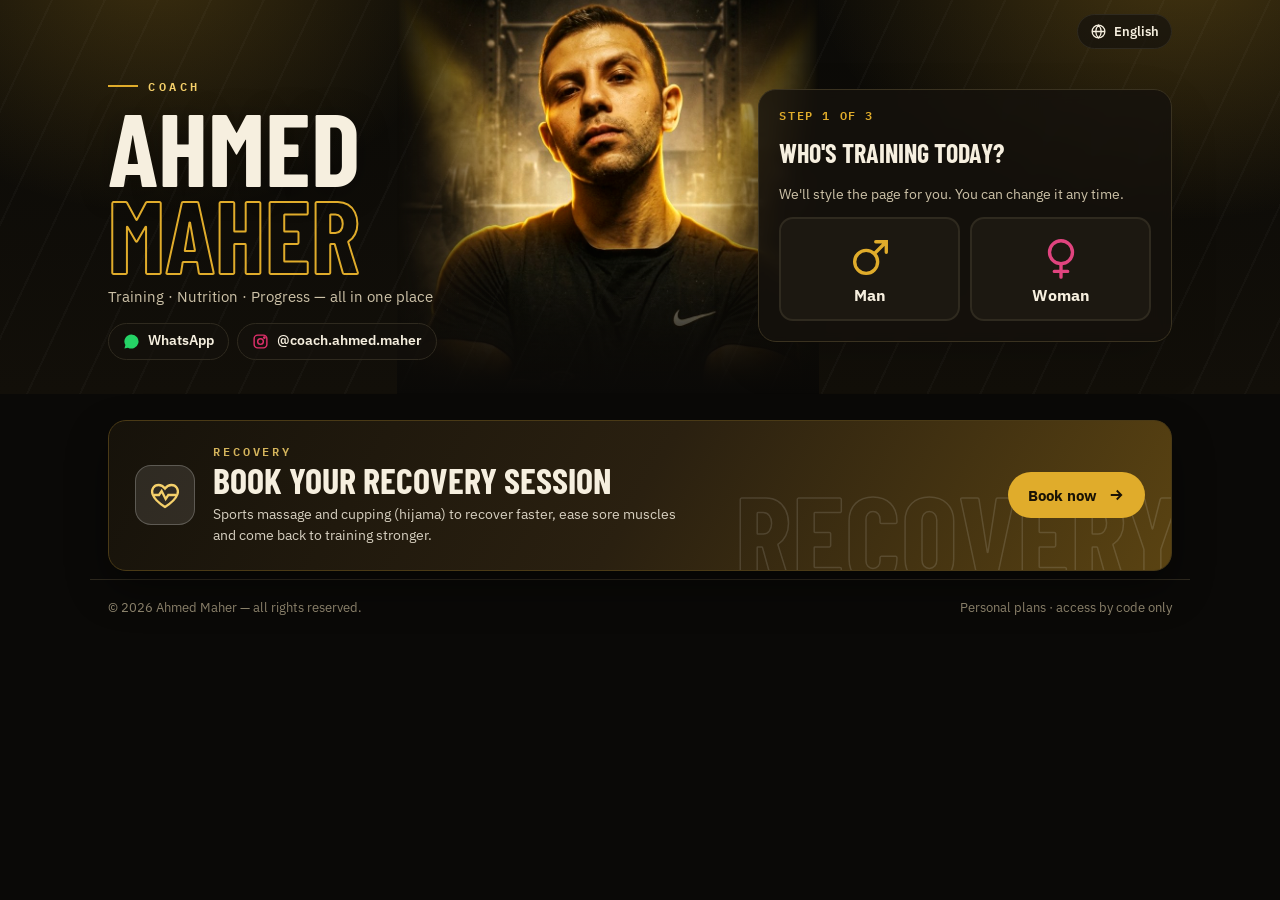
<file: index.html>
<!DOCTYPE html>
<html lang="en" data-g="m">
<head>
<meta charset="utf-8">
<meta name="viewport" content="width=device-width, initial-scale=1">
<meta name="robots" content="noindex, nofollow">
<meta name="theme-color" content="#0a0907">
<title>Coach Ahmed Maher</title>
<link rel="icon" type="image/png" href="assets/favicon.png">
<link rel="apple-touch-icon" href="assets/apple-touch-icon.png">
<link rel="preconnect" href="https://fonts.googleapis.com">
<link rel="preconnect" href="https://fonts.gstatic.com" crossorigin>
<link href="https://fonts.googleapis.com/css2?family=Barlow+Condensed:wght@600;700&family=IBM+Plex+Sans:wght@400;500;600;700&family=IBM+Plex+Mono:wght@500;600&family=IBM+Plex+Sans+Arabic:wght@400;600;700&family=Noto+Sans+Devanagari:wght@400;600;700&family=Poppins:wght@400;500;600;700;800&family=Noto+Naskh+Arabic:wght@400;600;700&family=Noto+Sans+Malayalam:wght@400;600;700&display=swap" rel="stylesheet">
<link rel="stylesheet" href="assets/style.css?v=18">
<link rel="stylesheet" href="assets/langs.css?v=18">
<link rel="stylesheet" href="assets/hub.css?v=18">
<script>try{var g=localStorage.getItem("amw-g");if(g)document.documentElement.dataset.g=g;}catch(e){}</script>
</head>
<body>
<section class="band">
  <div class="coachpic" aria-hidden="true"><img src="images/coach.jpg" alt="" draggable="false"></div>
  <div class="bar-top">
    <div class="pills"></div>
    <div class="langwrap">
      <button type="button" class="pill" id="globe" aria-haspopup="true" aria-expanded="false" aria-controls="langmenu">
        <svg width="17" height="17" viewBox="0 0 24 24" fill="none" stroke="currentColor" stroke-width="1.8" aria-hidden="true"><circle cx="12" cy="12" r="9"/><path d="M3 12h18M12 3c2.6 2.6 3.9 5.6 3.9 9s-1.3 6.4-3.9 9c-2.6-2.6-3.9-5.6-3.9-9S9.4 5.6 12 3Z"/></svg>
        <span id="langname">English</span>
      </button>
      <div class="langmenu" id="langmenu" role="menu" hidden></div>
    </div>
  </div>
  <div class="band-in">
    <div>
      <span class="role" data-i="role">Coach</span>
      <h1 class="word" dir="ltr"><span class="solid">AHMED</span><span class="outline">MAHER</span></h1>
      <p class="tagline" data-i="tagline"></p>
      <div class="contact" id="contact"></div>
    </div>
    <div class="panel">
      <!-- step 1: man / woman -->
      <div class="step" id="st1">
        <span class="stepno" data-i="s1">Step 1 of 3</span>
        <h2 data-i="chooseTitle">Who's training today?</h2>
        <p data-i="chooseSub"></p>
        <div class="gpick">
          <button type="button" class="gbtn m" data-gender="m" aria-pressed="false">
            <svg viewBox="0 0 48 48" fill="none" stroke="currentColor" stroke-width="3.5" stroke-linecap="round" aria-hidden="true"><circle cx="20" cy="28" r="12"/><path d="M29 19 41 7M30 7h11v11"/></svg>
            <span data-i="man">Man</span></button>
          <button type="button" class="gbtn f" data-gender="f" aria-pressed="false">
            <svg viewBox="0 0 48 48" fill="none" stroke="currentColor" stroke-width="3.5" stroke-linecap="round" aria-hidden="true"><circle cx="24" cy="18" r="12"/><path d="M24 30v14M17 38h14"/></svg>
            <span data-i="woman">Woman</span></button>
        </div>
      </div>
      <!-- step 2: workout / nutrition / report -->
      <div class="step" id="st2">
        <div class="stephead"><span class="stepno" data-i="s2">Step 2 of 3</span><button type="button" class="chg" data-back="st1"><span class="gi"></span><span class="gn"></span> · <span data-i="change">Change</span></button></div>
        <h2 data-i="pickTitle">What do you want to open?</h2>
        <p data-i="pickSub"></p>
        <div class="secs">
          <button type="button" class="sec sw" data-sec="w">
            <span class="sico" aria-hidden="true"><svg viewBox="0 0 48 48" fill="none" stroke="currentColor" stroke-width="3.4" stroke-linecap="round"><path d="M6 18v12M12 13v22M36 13v22M42 18v12M12 24h24"/></svg></span>
            <span class="stx"><b data-i="secW">My workout</b><small data-i="secWs"></small></span><span class="sarr" aria-hidden="true">›</span></button>
          <button type="button" class="sec sn" data-sec="n">
            <span class="sico" aria-hidden="true"><svg viewBox="0 0 48 48" fill="none" stroke="currentColor" stroke-width="3.2" stroke-linecap="round" stroke-linejoin="round"><path d="M24 14c-6-6-16-2-16 8 0 10 8 20 16 20s16-10 16-20c0-10-10-14-16-8Z"/><path d="M24 14c0-4 2-7 6-8"/></svg></span>
            <span class="stx"><b data-i="secN">My nutrition</b><small data-i="secNs"></small></span><span class="sarr" aria-hidden="true">›</span></button>
          <button type="button" class="sec sr" data-sec="r">
            <span class="sico" aria-hidden="true"><svg viewBox="0 0 48 48" fill="none" stroke="currentColor" stroke-width="3.4" stroke-linecap="round" stroke-linejoin="round"><path d="M8 40h32"/><path d="M12 34V24M20 34V18M28 34V26M36 34V12"/></svg></span>
            <span class="stx"><b data-i="secR">My report</b><small data-i="secRs"></small></span><span class="sarr" aria-hidden="true">›</span></button>
        </div>
      </div>
      <!-- step 3: code -->
      <form class="step" id="st3" autocomplete="off">
        <div class="stephead"><span class="stepno" data-i="s3">Step 3 of 3</span><button type="button" class="chg" data-back="st2"><span id="secname"></span> · <span data-i="change">Change</span></button></div>
        <h2 data-i="codeTitle">Your code</h2>
        <p data-i="codeSub"></p>
        <label for="code" style="position:absolute;left:-9999px" data-i="codeLabel">Client code</label>
        <div class="search" dir="ltr">
          <svg width="20" height="20" viewBox="0 0 24 24" fill="none" stroke="#7b8592" stroke-width="2" style="align-self:center;margin-left:8px" aria-hidden="true"><circle cx="11" cy="11" r="7"/><path d="m20 20-3.5-3.5"/></svg>
          <input id="code" placeholder="e.g. HIBA-7K4Q2M" maxlength="40" spellcheck="false" autocapitalize="characters">
          <button type="submit" id="go"><svg width="16" height="16" viewBox="0 0 24 24" fill="none" stroke="currentColor" stroke-width="2.6" aria-hidden="true"><path d="M5 12h14M13 6l6 6-6 6"/></svg><span data-i="open">Open</span></button>
        </div>
        <div class="msg" id="msg" role="status" aria-live="polite"></div>
        <button type="button" class="linkbtn" id="other" hidden data-i="signOut">Use another code</button>
        <div class="legal"><svg width="15" height="15" viewBox="0 0 24 24" fill="none" stroke="currentColor" stroke-width="2" aria-hidden="true" style="flex:none;margin-top:1px"><rect x="4" y="10" width="16" height="11" rx="2"/><path d="M8 10V7a4 4 0 0 1 8 0v3"/></svg><span id="legal"></span></div>
      </form>
    </div>
  </div>
</section>

<section class="adwrap">
  <a class="ad" id="ad" target="_blank" rel="noopener">
    <span class="ad-bg" aria-hidden="true">RECOVERY</span>
    <span class="ad-icon" aria-hidden="true"><svg width="32" height="32" viewBox="0 0 24 24" fill="none" stroke="currentColor" stroke-width="1.7"><path d="M12 21s-7.5-4.6-9.3-9.4C1.4 8 3.6 4.5 7.2 4.5c2 0 3.6 1.1 4.8 2.7 1.2-1.6 2.8-2.7 4.8-2.7 3.6 0 5.8 3.5 4.5 7.1C19.5 16.4 12 21 12 21Z"/><path d="M3.5 12h4l2-3 3 6 2-3h6"/></svg></span>
    <span class="ad-text"><span class="ad-eyebrow" data-i="adEyebrow">Recovery</span><span class="ad-title" data-i="adTitle">Book your recovery session</span><span class="ad-sub" data-i="adText"></span></span>
    <span class="ad-btn"><span data-i="adBtn">Book now</span><svg class="arr" width="18" height="18" viewBox="0 0 24 24" fill="none" stroke="currentColor" stroke-width="2.4" aria-hidden="true"><path d="M5 12h14M13 6l6 6-6 6"/></svg></span>
  </a>
</section>

<footer class="sitefoot"><span id="copy"></span><span data-i="foot2"></span></footer>

<script src="assets/config.js?v=18"></script>
<script src="assets/i18n.js?v=18"></script>
<script src="assets/i18n-more.js?v=18"></script>
<script src="assets/hub-i18n.js?v=18"></script>
<script src="nutrition/data/clients.enc.js?v=18"></script>
<script src="assets/hub.js?v=18"></script>
</body>
</html>
</file>
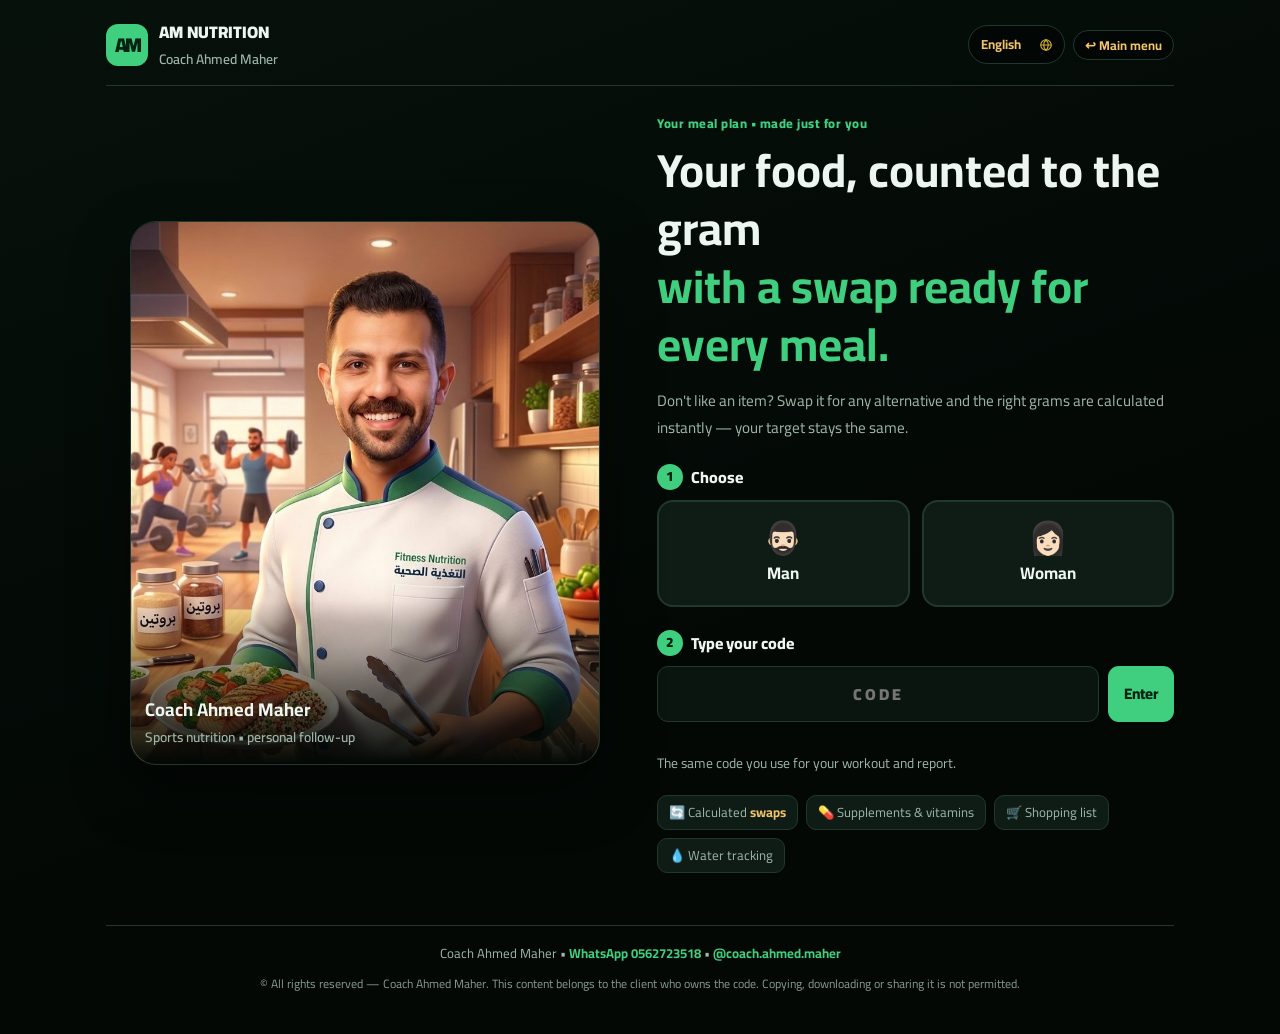
<file: nutrition/index.html>
<!doctype html>
<html lang="ar" dir="rtl">
<head>
<meta charset="utf-8">
<meta name="viewport" content="width=device-width,initial-scale=1">
<title>AM Nutrition | Coach Ahmed Maher</title>
<meta name="description" content="نظام التغذية الخاص بعملاء كابتن أحمد ماهر — ادخل بالكود بتاعك.">
<meta name="robots" content="noindex,nofollow">
<meta name="referrer" content="no-referrer">
<meta name="theme-color" content="#07110c">
<link rel="icon" type="image/png" href="../assets/favicon.png">
<link rel="preconnect" href="https://fonts.googleapis.com">
<link href="https://fonts.googleapis.com/css2?family=Cairo:wght@400;600;700;800;900&family=Noto+Naskh+Arabic:wght@400;600;700&family=Noto+Sans+Devanagari:wght@400;600;700&family=Noto+Sans+Malayalam:wght@400;600;700&display=swap" rel="stylesheet">
<style>
:root{
  --bg:#07110c;--bg2:#030805;--surface:#0e1c15;--surface2:#13261c;--deep:#0a1510;
  --accent:#3fcf7f;--accent-ink:#032212;--gold:#f2c36b;--fg:#eef6f1;--sub:#9db5a8;--line:#21392c;
  --bad:#f9a4a3;--good:#6fdc9c;--glow:#3fcf7f26;
}
body.female{
  --bg:#1a0f22;--bg2:#120a18;--surface:#26162f;--surface2:#2f1c3a;--deep:#1c1024;
  --accent:#f5a3c7;--accent-ink:#3a0d24;--gold:#f6cf86;--fg:#fbf1f6;--sub:#c9b3c4;--line:#47304f;
  --good:#f5a3c7;--glow:#f5a3c724;
}
*{box-sizing:border-box}
html{scroll-behavior:smooth;-webkit-text-size-adjust:100%;background:#030805}
html:has(body.female){background:#120a18}
body{margin:0;font-family:"Cairo",Tahoma,"Segoe UI",Arial,sans-serif;background:linear-gradient(160deg,var(--bg),var(--bg2) 60%);color:var(--fg);line-height:1.75;min-height:100vh;transition:background .35s;-webkit-user-select:none;user-select:none}
input,select,textarea{-webkit-user-select:text;user-select:text}
img{-webkit-user-drag:none;user-drag:none}
button,input,select{font-family:inherit}
.hidden{display:none!important}
.wrap{max-width:1100px;margin:auto;padding:18px 16px 40px}
.brand{display:flex;align-items:center;gap:11px;font-weight:900;font-size:1.05rem}
.logo{display:inline-flex;align-items:center;justify-content:center;background:var(--accent);color:var(--accent-ink);border-radius:12px;width:42px;height:42px;font-size:1.25rem;letter-spacing:-2px;direction:ltr;flex:none}
.sub{color:var(--sub);font-size:.86rem;font-weight:600}
.eyebrow{color:var(--accent);font-weight:800;font-size:.8rem;letter-spacing:.5px}
.muted{color:var(--sub);font-size:.86rem}
.card{background:var(--surface);border:1px solid var(--line);border-radius:18px;padding:18px;margin:14px 0}
h1{font-size:clamp(1.7rem,4.4vw,2.9rem);line-height:1.25;margin:6px 0 10px}
h2{font-size:1.2rem;margin:0 0 10px}
h3{font-size:1rem;margin:0}
.btn{border:0;cursor:pointer;border-radius:11px;padding:11px 16px;font-weight:800;font-size:.95rem;transition:.15s}
.btn:active{transform:scale(.98)}
.primary{background:var(--accent);color:var(--accent-ink)}
.secondary{background:var(--surface2);color:var(--fg);border:1px solid var(--line)}
.ghost{background:transparent;color:var(--sub);border:1px solid var(--line)}
input[type=text],input[type=number],input[type=search],select{width:100%;background:var(--deep);color:var(--fg);border:1px solid var(--line);padding:12px;border-radius:11px;font-size:1rem;outline:none}
input:focus,select:focus{border-color:var(--accent);box-shadow:0 0 0 3px var(--glow)}
.warn{background:#302b1e;color:#f1dc9e;border:1px solid #79613b;border-radius:11px;padding:10px 13px;font-size:.85rem}

/* ---------- Gate / landing ---------- */
#gate .wrap{min-height:100vh;display:flex;flex-direction:column}
.gate-top{display:flex;justify-content:space-between;align-items:center;gap:10px;padding-bottom:14px;border-bottom:1px solid var(--line)}
.gate-grid{flex:1;display:grid;grid-template-columns:1fr 1fr;gap:34px;align-items:center;padding:26px 0}
.hero-frame{position:relative;border-radius:26px;overflow:hidden;border:1px solid var(--line);box-shadow:0 24px 60px #0007;max-width:470px;justify-self:center;width:100%}
.hero-frame img{display:block;width:100%;aspect-ratio:842/975;object-fit:cover;object-position:top;pointer-events:none}
.hero-frame::after{content:"";position:absolute;inset:auto 0 0 0;height:30%;background:linear-gradient(transparent,var(--bg2))}
.hero-badge{position:absolute;bottom:14px;right:14px;left:14px;z-index:2;display:flex;justify-content:space-between;align-items:end;gap:8px}
.hero-badge b{font-size:1.15rem;display:block;line-height:1.3}
.chip{display:inline-block;border:1px solid var(--line);background:#0008;border-radius:999px;padding:3px 11px;font-size:.8rem;font-weight:700;color:var(--gold)}
.step{margin-top:22px}
.step-label{font-weight:800;margin-bottom:9px;display:flex;align-items:center;gap:8px}
.step-num{width:26px;height:26px;border-radius:50%;background:var(--accent);color:var(--accent-ink);display:inline-flex;align-items:center;justify-content:center;font-size:.85rem;font-weight:900}
.genders{display:grid;grid-template-columns:1fr 1fr;gap:12px}
.gender{-webkit-tap-highlight-color:transparent;outline:none;cursor:pointer;border:2px solid var(--line);background:var(--surface);border-radius:16px;padding:16px 10px;text-align:center;transition:.2s;color:var(--fg)}
.gender .ico{font-size:2rem;display:block;line-height:1.2}
.gender b{display:block;font-size:1.05rem}
.gender small{color:var(--sub)}
.gender.on{border-color:var(--accent);background:var(--surface2);box-shadow:0 0 0 4px var(--glow)}
.code-row{display:flex;gap:9px}
.code-row input{text-align:center;letter-spacing:3px;font-weight:900;text-transform:uppercase;direction:ltr}
#gateErr{color:var(--bad);font-weight:700;font-size:.9rem;min-height:1.6em;margin-top:6px}
.feat{display:flex;flex-wrap:wrap;gap:8px;margin-top:20px}
.feat span{border:1px solid var(--line);border-radius:10px;padding:5px 11px;font-size:.82rem;color:var(--sub);background:var(--surface)}
.feat b{color:var(--gold)}

/* ---------- App ---------- */
.app-top{display:flex;justify-content:space-between;align-items:center;gap:10px;flex-wrap:wrap}
.hello{display:flex;align-items:center;gap:12px;margin-top:14px}
.hello img{width:56px;height:56px;border-radius:50%;object-fit:cover;object-position:50% 8%;border:2px solid var(--accent);flex:none;pointer-events:none}
.hello h1{font-size:1.45rem;margin:0}
.daytoggle{display:inline-flex;flex-wrap:wrap;max-width:100%;background:var(--deep);border:1px solid var(--line);border-radius:12px;padding:4px;gap:4px}
.daytoggle button{border:0;background:transparent;color:var(--sub);padding:7px 14px;border-radius:9px;font-weight:800;cursor:pointer;font-size:.9rem}
.daytoggle button.on{background:var(--accent);color:var(--accent-ink)}
.totals{display:grid;grid-template-columns:repeat(4,1fr);gap:8px;margin-top:12px}
.metric{border:1px solid var(--line);background:var(--surface2);border-radius:13px;padding:10px 6px;text-align:center}
.metric .num{font-size:1.35rem;font-weight:900;display:block;font-variant-numeric:tabular-nums;line-height:1.3}
.metric small{color:var(--sub);font-size:.76rem;font-weight:700}
.metric.kcal .num{color:var(--gold)}
.metric.pro .num{color:var(--accent)}
.tabs{position:sticky;top:0;z-index:20;display:flex;gap:6px;overflow-x:auto;padding:10px 0;margin:8px 0 0;background:linear-gradient(var(--bg) 75%,transparent);scrollbar-width:none}
.tabs::-webkit-scrollbar{display:none}
.tabs button{flex:none;border:1px solid var(--line);background:var(--surface);color:var(--sub);padding:8px 14px;border-radius:999px;font-weight:800;cursor:pointer;font-size:.9rem}
.tabs button.on{background:var(--accent);color:var(--accent-ink);border-color:var(--accent)}
.meal-head{display:flex;justify-content:space-between;align-items:center;gap:10px;margin-bottom:6px}
.meal-head .t{display:flex;align-items:baseline;gap:9px;flex-wrap:wrap}
.meal-time{color:var(--sub);font-size:.82rem;font-weight:700}
.meal-kcal{color:var(--gold);font-weight:800;font-size:.85rem}
.eat{display:inline-flex;align-items:center;gap:6px;border:1px solid var(--line);border-radius:999px;padding:5px 12px;cursor:pointer;font-weight:800;font-size:.85rem;color:var(--sub);background:var(--deep);flex:none}
.eat.on{background:var(--accent);color:var(--accent-ink);border-color:var(--accent)}
.daycard .dots{display:flex;gap:6px;margin:10px 0 4px}.daycard .dots i{flex:1;height:8px;border-radius:99px;background:var(--line)}.daycard .dots i.on{background:var(--accent)}
.btn.daybtn,.btn.wa-send{display:block;width:100%;text-align:center;border:0;border-radius:14px;padding:13px;font-weight:900;font-size:1rem;cursor:pointer;background:var(--accent);color:var(--accent-ink);text-decoration:none;margin-top:8px}
.btn.wa-send{background:#25d366;color:#062b12;margin-top:16px}
.report{border-color:var(--accent)}.report h4{margin:16px 0 6px;font-size:.95rem;color:var(--sub)}
.rrow{display:flex;justify-content:space-between;gap:10px;padding:7px 0;border-bottom:1px dashed var(--line);font-size:.93rem}.rrow b{white-space:nowrap}.rrow b small{color:var(--sub);font-weight:600}.rrow b.off{color:var(--gold)}
.rbig{position:relative;margin:12px 0 4px;padding:14px;border-radius:14px;background:var(--deep);overflow:hidden}.rbig b{font-size:2rem;color:var(--accent);position:relative}.rbig span{display:block;color:var(--sub);position:relative}.rbig i{position:absolute;inset:auto 0 0 0;height:5px;background:var(--accent)}
.rnotes{margin:4px 0 0;padding-inline-start:18px;line-height:1.7}
.card.done{opacity:.72}
.row{display:flex;gap:10px;align-items:center;padding:11px 0;border-top:1px solid var(--line)}
.row:first-of-type{border-top:0}
.row .info{flex:1;min-width:0}
.row .nm{font-weight:800;font-size:.98rem;line-height:1.45}
.row .meta{display:flex;flex-wrap:wrap;gap:4px 10px;color:var(--sub);font-size:.78rem;margin-top:2px}
.row .meta i{font-style:normal}
.qty{text-align:center;flex:none;min-width:74px}
.qty b{display:block;font-size:1.15rem;color:var(--accent);direction:ltr;font-variant-numeric:tabular-nums}
.qty small{color:var(--sub);font-size:.72rem;display:block;line-height:1.3}
.swapbtn{flex:none;border:1px solid var(--line);background:var(--surface2);color:var(--fg);border-radius:10px;padding:8px 10px;cursor:pointer;font-weight:800;font-size:.82rem}
.swapped-tag{display:inline-block;margin-top:3px;font-size:.75rem;color:var(--gold);font-weight:700}
.swapped-tag a{color:var(--sub);text-decoration:underline;cursor:pointer;margin-inline-start:6px}
.badge{display:inline-block;font-size:.7rem;border-radius:7px;padding:0 7px;border:1px solid var(--line);color:var(--sub);background:var(--deep);font-weight:700}
.badge.state{color:#cfe3f3}
.note{font-size:.78rem;color:var(--gold);margin-top:2px}
.water{display:flex;flex-wrap:wrap;gap:6px;margin-top:8px}
.cup{width:34px;height:40px;border-radius:6px 6px 10px 10px;border:2px solid var(--line);background:var(--deep);cursor:pointer;position:relative;overflow:hidden;padding:0}
.cup.on{border-color:var(--accent)}
.cup.on::after{content:"";position:absolute;inset:30% 0 0 0;background:var(--accent);opacity:.75}
.supp{display:flex;gap:12px;align-items:center;padding:12px 0;border-top:1px solid var(--line)}
.supp:first-of-type{border-top:0}
.supp .ico{font-size:1.5rem;flex:none;width:40px;text-align:center}
.supp .info{flex:1}
.supp .info b{display:block}
.slot-title{font-weight:900;color:var(--accent);margin:4px 0 0;font-size:.9rem}
.shop-row{display:flex;justify-content:space-between;gap:10px;padding:8px 0;border-top:1px solid var(--line)}
.shop-row:first-child{border-top:0}
.shop-row b{direction:ltr;color:var(--accent);white-space:nowrap}
.links{display:flex;flex-wrap:wrap;gap:8px}
.links a{text-decoration:none}
ul.tips{margin:0;padding-inline-start:20px}
ul.tips li{margin:5px 0}
.pillset{display:flex;flex-wrap:wrap;gap:7px}
.pill{border:1px solid var(--line);background:var(--deep);color:var(--sub);border-radius:9px;padding:7px 13px;cursor:pointer;font-weight:800;font-size:.88rem}
.variants{display:flex;flex-wrap:wrap;gap:6px;margin:10px 0 4px}
.pill.on{background:var(--accent);color:var(--accent-ink);border-color:var(--accent)}
.calc-grid{display:grid;grid-template-columns:2fr 1fr;gap:10px}
.alt{display:flex;gap:10px;align-items:center;border:1px solid var(--line);background:var(--deep);border-radius:13px;padding:11px;margin-top:8px;cursor:pointer;text-align:start;width:100%;color:var(--fg)}
.alt:hover{border-color:var(--accent)}
.alt.cur{border-color:var(--accent);box-shadow:0 0 0 3px var(--glow)}
.alt .info{flex:1;min-width:0}
.alt .nm{font-weight:800}
.alt .macros{display:flex;flex-wrap:wrap;gap:3px 10px;font-size:.78rem;color:var(--sub)}
.diff{font-size:.75rem;font-weight:800}
.diff.ok{color:var(--good)}.diff.mid{color:var(--gold)}.diff.bad{color:var(--bad)}
/* modal */
.modal{position:fixed;inset:0;z-index:50;background:#000a;display:flex;align-items:flex-end;justify-content:center}
.sheet{background:var(--surface);border:1px solid var(--line);border-radius:22px 22px 0 0;width:100%;max-width:640px;max-height:88vh;display:flex;flex-direction:column}
.sheet-head{padding:16px 16px 10px;border-bottom:1px solid var(--line)}
.sheet-body{padding:6px 16px 20px;overflow-y:auto}
.sheet-head .x{float:inline-end;background:var(--surface2);border:1px solid var(--line);color:var(--fg);border-radius:10px;width:36px;height:36px;font-size:1.1rem;cursor:pointer}
@media(min-width:700px){.modal{align-items:center}.sheet{border-radius:22px}}
footer{border-top:1px solid var(--line);margin-top:26px;padding-top:16px;color:var(--sub);font-size:.82rem;text-align:center}
footer a{color:var(--accent);text-decoration:none;font-weight:700}
.legal{font-size:.75rem;opacity:.85;margin-top:8px}

.qin{width:76px!important;padding:6px 4px!important;text-align:center;font-weight:900;font-size:1.05rem!important;color:var(--accent)!important;direction:ltr}
.qty .reset{display:block;font-size:.68rem;color:var(--sub);text-decoration:underline;cursor:pointer;margin-top:2px}
.mgrid{display:grid;grid-template-columns:repeat(4,1fr);gap:5px;margin-top:6px}
.mgrid label{font-size:.7rem;color:var(--sub);text-align:center}
.mgrid input{padding:6px 2px!important;text-align:center;direction:ltr;font-size:.92rem!important}
.lbl-form{display:grid;grid-template-columns:repeat(5,1fr);gap:5px;margin-top:6px}
.lbl-form label{font-size:.68rem;color:var(--sub);text-align:center;display:block}
.lbl-form input{padding:6px 2px!important;text-align:center;direction:ltr;font-size:.9rem!important}
.tgt{font-size:.72rem;color:var(--sub);display:block;line-height:1.35;margin-top:2px}
.tgt.off{color:var(--gold)}
.bgrid{display:grid;grid-template-columns:repeat(auto-fill,minmax(140px,1fr));gap:8px}
.bgrid .metric .num{font-size:1.25rem}
.erow{display:flex;justify-content:space-between;gap:10px;padding:9px 0;border-top:1px solid var(--line);font-size:.92rem}
.erow:first-child{border-top:0}
.erow b{white-space:nowrap}
.tag{font-size:.68rem;border-radius:6px;padding:0 6px;margin-inline-start:6px;font-weight:800}
.tag.est{background:#4b3920;color:#fae5b1}.tag.meas{background:#153e2a;color:#bdf3d2}.tag.tgt2{background:var(--accent);color:var(--accent-ink)}
.wlist{display:flex;flex-wrap:wrap;gap:6px;margin-top:8px}
.wlist span{border:1px solid var(--line);background:var(--deep);border-radius:9px;padding:3px 9px;font-size:.82rem;direction:ltr}
.wlist span a{color:var(--bad);cursor:pointer;margin-inline-start:6px;text-decoration:none}
.fgrid{display:grid;grid-template-columns:1fr 1fr;gap:8px;margin-top:8px}
.fgrid label{font-size:.8rem;color:var(--sub);display:block;margin-bottom:3px}
#loading{color:var(--sub);font-size:.9rem}
@media(max-width:820px){
  .gate-grid{grid-template-columns:1fr;gap:18px;padding-top:16px}
  .hero-frame{max-width:380px}
  .gate-text{order:2}
  .calc-grid{grid-template-columns:1fr}
}
@media(max-width:480px){
  .totals{gap:5px}.metric .num{font-size:1.1rem}
  .row{gap:8px}.qty{min-width:62px}
  .swapbtn{padding:7px 8px}
}
@media print{.tabs,.swapbtn,.eat,footer .legal{display:none}}
html[lang="ur"] body{font-family:"Noto Naskh Arabic","Cairo",sans-serif}
html[lang="hi"] body{font-family:"Noto Sans Devanagari","Cairo",sans-serif}
html[lang="ml"] body{font-family:"Noto Sans Malayalam","Cairo",sans-serif}
.langsel option{color:#111;background:#fff}
select.langsel{width:auto;appearance:none;-webkit-appearance:none;cursor:pointer;font:inherit;font-size:.82rem;font-weight:700;padding:7px 30px 7px 12px;border-radius:999px;background:#0008 url("data:image/svg+xml,%3Csvg xmlns='http://www.w3.org/2000/svg' width='14' height='14' viewBox='0 0 24 24' fill='none' stroke='%23d4af37' stroke-width='2'%3E%3Ccircle cx='12' cy='12' r='9'/%3E%3Cpath d='M3 12h18M12 3c2.6 2.6 3.9 5.6 3.9 9s-1.3 6.4-3.9 9c-2.6-2.6-3.9-5.6-3.9-9S9.4 5.6 12 3Z'/%3E%3C/svg%3E") no-repeat right 11px center;color:var(--gold)}
html[dir="rtl"] select.langsel{padding:7px 12px 7px 30px;background-position:left 11px center}
.gate-top{flex-wrap:wrap}
.hdr-tools{display:flex;gap:8px;align-items:center;flex-wrap:wrap;margin-inline-start:auto}
</style>
</head>
<body>

<!-- ================= GATE ================= -->
<section id="gate">
  <div class="wrap">
    <div class="gate-top">
      <div class="brand"><div class="logo">AM</div><div>AM NUTRITION<div class="sub">Coach Ahmed Maher</div></div></div>
      <div class="hdr-tools"><select class="langsel" aria-label="Language"></select><a class="chip" href="../index.html" style="text-decoration:none" data-i18n="menuMain">↩ القائمة الرئيسية</a></div>
    </div>
    <div class="gate-grid">
      <div class="hero-frame">
        <img src="assets/coach-hero.jpg" alt="Coach Ahmed Maher" draggable="false">
        <div class="hero-badge"><div><b data-i18n="coachName">كابتن أحمد ماهر</b><span class="sub" data-i18n="heroSub">تغذية رياضية • متابعة شخصية</span></div></div>
      </div>
      <div class="gate-text">
        <div class="eyebrow" data-i18n="gEyebrow">نظامك الغذائي • معمول ليك أنت بس</div>
        <h1 data-i18n="gH1">أكلك محسوب بالجرام<br><span style="color:var(--accent)">والبديل جاهز في كل وجبة.</span></h1>
        <p class="muted" style="font-size:.95rem" data-i18n="gLead">مش عاجبك صنف؟ بدّله بأي بديل وهيتحسبلك الجرامات الصح على طول، من غير ما يتغير هدفك.</p>

        <div class="step">
          <div class="step-label"><span class="step-num">1</span> <span data-i18n="gPick">اختار</span></div>
          <div class="genders">
            <button type="button" class="gender" data-g="male"><span class="ico">🧔🏻‍♂️</span><b data-i18n="man">راجل</b></button>
            <button type="button" class="gender" data-g="female"><span class="ico">👩🏻</span><b data-i18n="woman">ست</b></button>
          </div>
        </div>
        <div class="step">
          <div class="step-label"><span class="step-num">2</span> <span data-i18n="gCode">اكتب الكود بتاعك</span></div>
          <form class="code-row" id="codeForm" autocomplete="off">
            <input type="text" id="codeIn" placeholder="CODE" maxlength="24" aria-label="Code">
            <button class="btn primary" type="submit" id="goBtn" data-i18n="enter">دخول</button>
          </form>
          <div id="gateErr"></div>
          <div class="muted" data-i18n="gSame">نفس الكود اللي بتدخل بيه موقع التمارين والريبورت.</div>
        </div>
        <div class="feat"><span data-i18n="f1">🔄 <b>بدائل</b> محسوبة</span><span data-i18n="f2">💊 المكملات والفيتامينات</span><span data-i18n="f3">🛒 قائمة مشتريات</span><span data-i18n="f4">💧 متابعة المية</span></div>
      </div>
    </div>
    <footer>
      <div><span data-i18n="coachName">كابتن أحمد ماهر</span> • <a href="https://wa.me/971562723518" target="_blank" rel="noopener" data-i18n="waNum">واتساب 0562723518</a> • <a href="https://instagram.com/coach.ahmed.maher" target="_blank" rel="noopener">@coach.ahmed.maher</a></div>
      <div class="legal" data-i18n="legal1">© جميع الحقوق محفوظة لكابتن أحمد ماهر. المحتوى خاص بالعميل صاحب الكود، وممنوع نسخه أو تحميله أو مشاركته.</div>
    </footer>
  </div>
</section>

<!-- ================= APP ================= -->
<section id="app" class="hidden">
  <div class="wrap">
    <div class="app-top">
      <div class="brand"><div class="logo">AM</div><div>AM NUTRITION<div class="sub">Coach Ahmed Maher</div></div></div>
      <div class="hdr-tools"><select class="langsel" aria-label="Language"></select><button class="btn ghost" id="logout" type="button" data-i18n="menu">↩ القائمة</button></div>
    </div>
    <div class="hello">
      <img src="assets/coach-hero.jpg" alt="" draggable="false">
      <div><div class="eyebrow" id="goal"></div><h1 id="hi"></h1><div class="muted" id="updated"></div></div>
    </div>

    <div class="card" style="margin-top:14px">
      <div style="display:flex;justify-content:space-between;align-items:center;gap:10px;flex-wrap:wrap">
        <h2 style="margin:0" data-i18n="totalT">إجمالي اليوم</h2>
        <div class="daytoggle hidden" id="dayToggle"></div>
      </div>
      <div class="totals" id="totals"></div>
      <div class="muted" id="eatenLine" style="margin-top:8px"></div>
    </div>

    <nav class="tabs" id="tabs">
      <button data-t="plan" class="on" data-i18n="tPlan">🍽️ وجباتي</button>
      <button data-t="supp" data-i18n="tSupp">💊 المكملات</button>
      <button data-t="body" class="hidden" id="bodyTab" data-i18n="tBody">📋 تحليل الجسم</button>
      <button data-t="shop" data-i18n="tShop">🛒 المشتريات</button>
      <button data-t="calc" data-i18n="tCalc">🔄 حاسبة البدائل</button>
      <button data-t="more" data-i18n="tMore">📌 نصايح ومتابعة</button>
    </nav>

    <div id="t-plan"></div>
    <div id="t-supp" class="hidden"></div>
    <div id="t-body" class="hidden"></div>
    <div id="t-shop" class="hidden"></div>
    <div id="t-calc" class="hidden"></div>
    <div id="t-more" class="hidden"></div>

    <footer>
      <div><span data-i18n="coachName">كابتن أحمد ماهر</span> • <a href="https://wa.me/971562723518" target="_blank" rel="noopener" data-i18n="waNum">واتساب 0562723518</a> • <a href="https://instagram.com/coach.ahmed.maher" target="_blank" rel="noopener">@coach.ahmed.maher</a></div>
      <div class="legal" data-i18n="legal2">القيم الغذائية تقريبية ومحسوبة لكل 100 جم حسب حالة الأكل المكتوبة (نيئ/مطبوخ). النظام والجرعات معمولين للعميل ده بالذات — متنقلهمش لحد تاني.<br>© جميع الحقوق محفوظة لكابتن أحمد ماهر. ممنوع النسخ أو التحميل أو المشاركة.</div>
    </footer>
  </div>
</section>

<div id="modal" class="modal hidden" role="dialog" aria-modal="true">
  <div class="sheet">
    <div class="sheet-head">
      <button class="x" id="mClose" type="button" data-i18n-aria="close" aria-label="Close">✕</button>
      <div class="eyebrow" data-i18n="pickAlt">اختار بديل</div>
      <h2 id="mTitle" style="margin:2px 0 4px"></h2>
      <div class="muted" id="mBasis"></div>
      <input type="search" id="mSearch" data-i18n-ph="searchPh" placeholder="دوّر على صنف..." style="margin-top:8px">
    </div>
    <div class="sheet-body" id="mBody"></div>
  </div>
</div>

<script src="data/foods.js?v=18"></script>
<script src="lang/ar.js?v=18"></script>
<script src="lang/en.js?v=18"></script>
<script src="lang/ur.js?v=18"></script>
<script src="lang/hi.js?v=18"></script>
<script src="lang/ml.js?v=18"></script>
<script src="lang/fil.js?v=18"></script>
<script src="lang/fr.js?v=18"></script>
<script src="lang/de.js?v=18"></script>
<script src="lang/ru.js?v=18"></script>
<script src="data/clients.enc.js?v=18"></script>
<script src="data/supplements.js?v=18"></script>
<script src="data/links.js?v=18"></script>
<script src="app.js?v=18"></script>
</body>
</html>
</file>
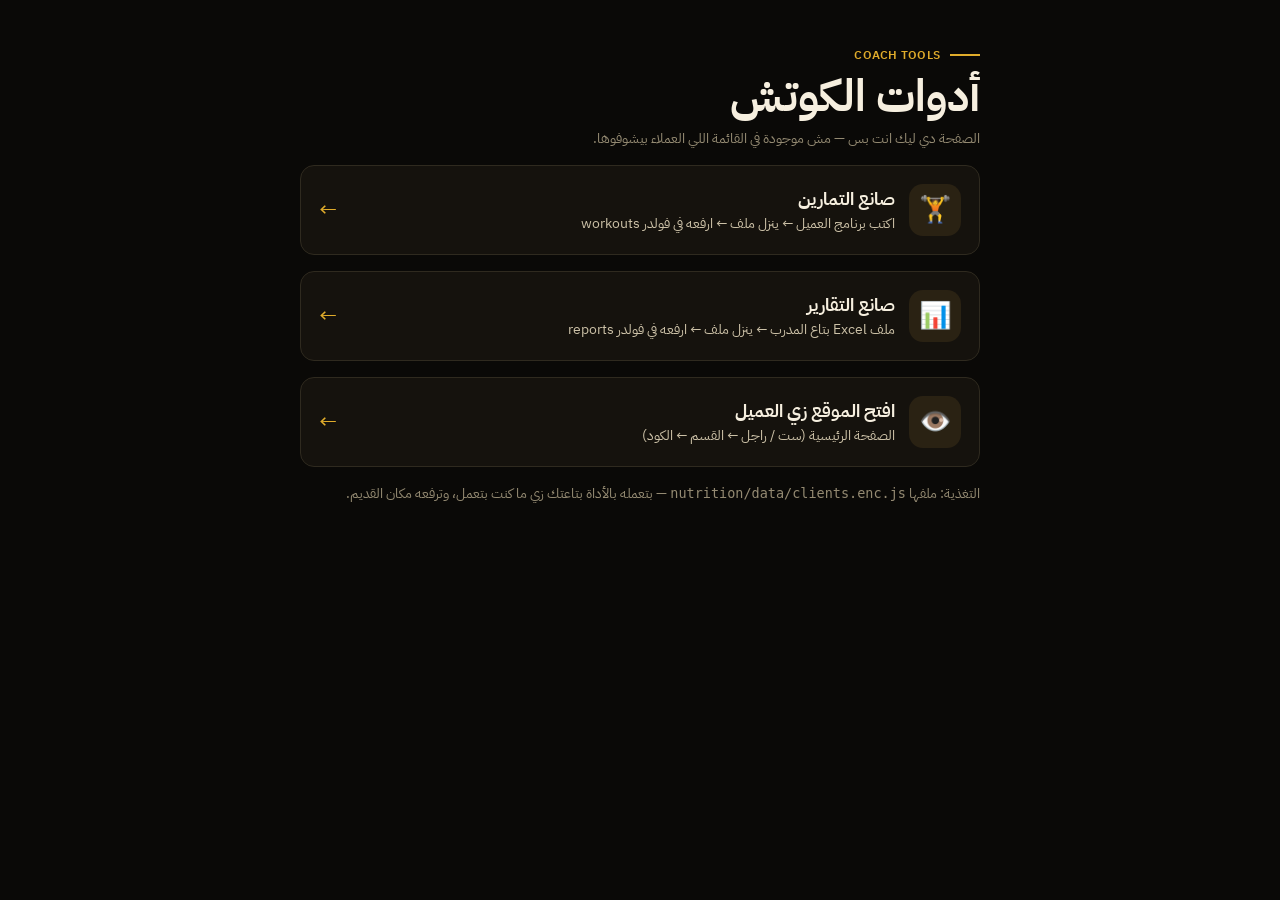
<file: admin.html>
<!DOCTYPE html>
<html lang="ar" dir="rtl" data-g="m">
<head>
<meta charset="utf-8">
<meta name="viewport" content="width=device-width, initial-scale=1">
<meta name="robots" content="noindex, nofollow">
<title>Coach Tools · Ahmed Maher</title>
<link rel="icon" type="image/png" href="assets/favicon.png">
<link href="https://fonts.googleapis.com/css2?family=Barlow+Condensed:wght@600;700&family=IBM+Plex+Sans+Arabic:wght@400;600;700&display=swap" rel="stylesheet">
<link rel="stylesheet" href="assets/style.css?v=14">
<style>
  body{font-family:"IBM Plex Sans Arabic",var(--body);-webkit-user-select:auto;user-select:auto}
  .adm{max-width:720px;margin:0 auto;padding:40px 20px;display:grid;gap:16px}
  .adm h1{font-size:44px}
  .tool{display:grid;grid-template-columns:52px 1fr auto;gap:14px;align-items:center;padding:18px;border-radius:var(--radius);background:var(--card);border:1px solid var(--line);color:var(--ink);text-decoration:none}
  .tool:hover{border-color:var(--accent)}
  .tool:focus-visible{outline:2px solid var(--accent);outline-offset:2px}
  .tool .ic{width:52px;height:52px;border-radius:14px;display:grid;place-items:center;font-size:26px;background:var(--soft)}
  .tool b{display:block;font-size:18px}
  .tool span{color:var(--ink2);font-size:14px}
  .tool i{font-style:normal;color:var(--accent);font-size:22px}
  .hint{color:var(--muted);font-size:13.5px;margin:0}
</style>
</head>
<body>
<div class="adm">
  <div><span class="role" style="color:var(--accent)">Coach tools</span><h1>أدوات الكوتش</h1>
    <p class="hint">الصفحة دي ليك انت بس — مش موجودة في القائمة اللي العملاء بيشوفوها.</p></div>
  <a class="tool" href="workout-admin.html"><div class="ic">🏋️</div><div><b>صانع التمارين</b><span>اكتب برنامج العميل ← ينزل ملف ← ارفعه في فولدر workouts</span></div><i>←</i></a>
  <a class="tool" href="report-admin.html"><div class="ic">📊</div><div><b>صانع التقارير</b><span>ملف Excel بتاع المدرب ← ينزل ملف ← ارفعه في فولدر reports</span></div><i>←</i></a>
  <a class="tool" href="index.html"><div class="ic">👁️</div><div><b>افتح الموقع زي العميل</b><span>الصفحة الرئيسية (ست / راجل ← القسم ← الكود)</span></div><i>←</i></a>
  <p class="hint">التغذية: ملفها <code class="ltr" dir="ltr">nutrition/data/clients.enc.js</code> — بتعمله بالأداة بتاعتك زي ما كنت بتعمل، وترفعه مكان القديم.</p>
</div>
</body>
</html>
</file>
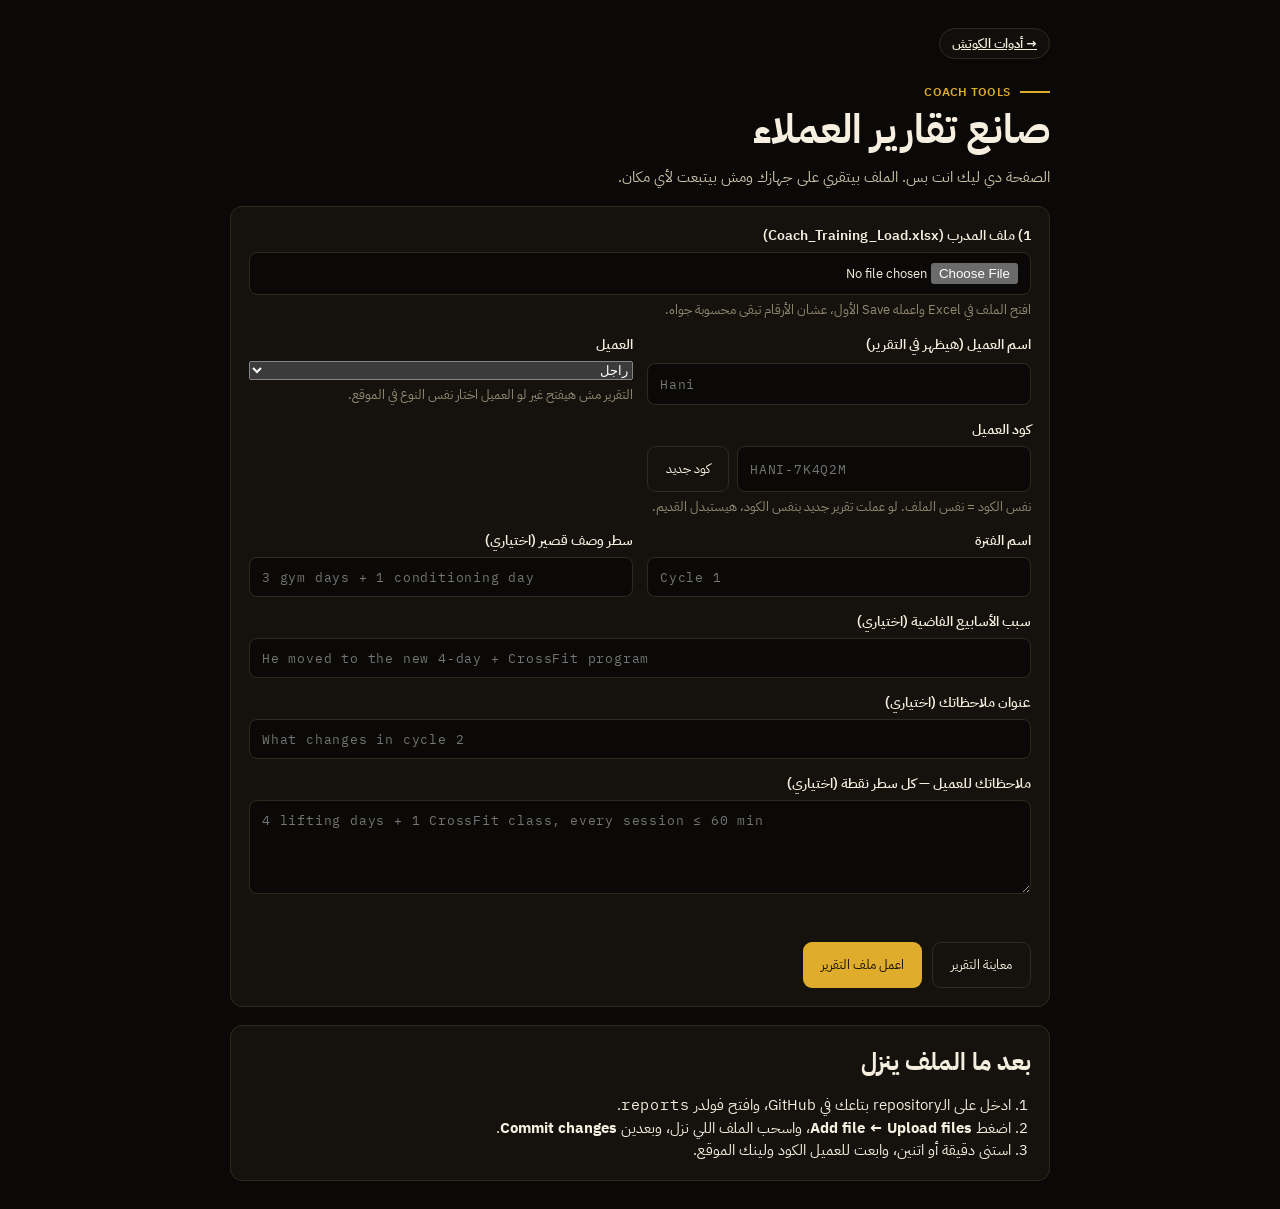
<file: report-admin.html>
<!DOCTYPE html>
<html lang="ar" dir="rtl" data-g="m">
<head>
<meta charset="utf-8">
<meta name="viewport" content="width=device-width, initial-scale=1">
<meta name="robots" content="noindex, nofollow">
<title>Report Maker · Coach Ahmed Maher</title>
<link rel="icon" type="image/png" href="assets/favicon.png">
<link rel="preconnect" href="https://fonts.googleapis.com">
<link rel="preconnect" href="https://fonts.gstatic.com" crossorigin>
<link href="https://fonts.googleapis.com/css2?family=Barlow+Condensed:wght@500;600;700&family=IBM+Plex+Sans:wght@400;500;600&family=IBM+Plex+Sans+Arabic:wght@400;500;600&family=IBM+Plex+Mono:wght@500;600&family=Noto+Naskh+Arabic:wght@400;600;700&family=Noto+Sans+Malayalam:wght@400;600;700&display=swap" rel="stylesheet">
<link rel="stylesheet" href="assets/style.css?v=15">
<link rel="stylesheet" href="assets/langs.css?v=15">
<link rel="stylesheet" href="assets/report/report.css?v=15">
<style>
  body{-webkit-user-select:auto;user-select:auto}
  .adm{max-width:860px;margin:0 auto;padding:28px 20px;display:grid;gap:18px;font-family:"IBM Plex Sans Arabic",var(--body)}
  .adm h1{font-size:40px}
  .box{background:var(--card);border:1px solid var(--line);border-radius:12px;padding:18px;display:grid;gap:14px}
  .row{display:grid;gap:6px}
  .row label{font-weight:600;font-size:14px}
  .row small{color:var(--muted);font-size:12.5px}
  .row input,.row textarea{font:15px/1.4 inherit;font-family:inherit;padding:10px 12px;border:1px solid var(--line);border-radius:8px;background:var(--bg);color:var(--ink)}
  .row input:focus-visible,.row textarea:focus-visible{outline:2px solid var(--accent);outline-offset:1px}
  .ltr{direction:ltr;text-align:left;font-family:"IBM Plex Mono",monospace!important;letter-spacing:.06em}
  .two{display:grid;grid-template-columns:1fr 1fr;gap:14px}
  .btns{display:flex;flex-wrap:wrap;gap:10px}
  .btn{border:0;border-radius:9px;background:var(--accent);color:var(--accent-ink);font:600 15px/1 inherit;font-family:inherit;padding:12px 18px;cursor:pointer}
  .btn.alt{background:var(--card);color:var(--ink);border:1px solid var(--line)}
  .btn:focus-visible{outline:2px solid var(--ink);outline-offset:2px}
  .out{background:var(--soft);border-radius:10px;padding:14px 16px;display:none;gap:6px}
  .out code{font-family:"IBM Plex Mono",monospace;direction:ltr;display:inline-block;background:var(--card);padding:2px 8px;border-radius:5px}
  .err{color:var(--bad);font-weight:600;min-height:20px}
  ol{margin:0;padding-inline-start:20px}
  @media (max-width:600px){.two{grid-template-columns:1fr}}
</style>
</head>
<body>
<div class="adm">
  <a class="pill" href="admin.html" style="justify-self:start">→ أدوات الكوتش</a>
  <div><span class="role" style="color:var(--accent)">Coach tools</span><h1>صانع تقارير العملاء</h1>
    <p style="margin:6px 0 0;color:var(--ink2)">الصفحة دي ليك انت بس. الملف بيتقري على جهازك ومش بيتبعت لأي مكان.</p></div>

  <div class="box">
    <div class="row"><label for="file">1) ملف المدرب (Coach_Training_Load.xlsx)</label>
      <input type="file" id="file" accept=".xlsx"><small>افتح الملف في Excel واعمله Save الأول، عشان الأرقام تبقى محسوبة جواه.</small></div>
    <div class="two">
      <div class="row"><label for="client">اسم العميل (هيظهر في التقرير)</label><input id="client" class="ltr" placeholder="Hani"></div>
      <div class="row"><label for="gender">العميل</label><select id="gender"><option value="m">راجل</option><option value="f">ست</option></select><small>التقرير مش هيفتح غير لو العميل اختار نفس النوع في الموقع.</small></div>
      <div class="row"><label for="code">كود العميل</label>
        <div style="display:flex;gap:8px"><input id="code" class="ltr" style="flex:1" placeholder="HANI-7K4Q2M"><button class="btn alt" id="gen" type="button">كود جديد</button></div>
        <small>نفس الكود = نفس الملف. لو عملت تقرير جديد بنفس الكود، هيستبدل القديم.</small></div>
    </div>
    <div class="two">
      <div class="row"><label for="label">اسم الفترة</label><input id="label" class="ltr" placeholder="Cycle 1"></div>
      <div class="row"><label for="subtitle">سطر وصف قصير (اختياري)</label><input id="subtitle" class="ltr" placeholder="3 gym days + 1 conditioning day"></div>
    </div>
    <div class="row"><label for="empty">سبب الأسابيع الفاضية (اختياري)</label><input id="empty" class="ltr" placeholder="He moved to the new 4-day + CrossFit program"></div>
    <div class="row"><label for="notesTitle">عنوان ملاحظاتك (اختياري)</label><input id="notesTitle" class="ltr" placeholder="What changes in cycle 2"></div>
    <div class="row"><label for="notes">ملاحظاتك للعميل — كل سطر نقطة (اختياري)</label><textarea id="notes" rows="4" class="ltr" placeholder="4 lifting days + 1 CrossFit class, every session ≤ 60 min"></textarea></div>
    <div class="err" id="err" role="alert"></div>
    <div class="btns"><button class="btn alt" id="preview" type="button">معاينة التقرير</button><button class="btn" id="make" type="button">اعمل ملف التقرير</button></div>
    <div class="out" id="out"></div>
  </div>

  <div class="box">
    <h2 style="font-size:24px">بعد ما الملف ينزل</h2>
    <ol>
      <li>ادخل على الـrepository بتاعك في GitHub، وافتح فولدر <code class="ltr">reports</code>.</li>
      <li>اضغط <b>Add file ← Upload files</b>، واسحب الملف اللي نزل، وبعدين <b>Commit changes</b>.</li>
      <li>استنى دقيقة أو اتنين، وابعت للعميل الكود ولينك الموقع.</li>
    </ol>
  </div>
</div>
<main id="report" hidden></main>
<div id="tip" role="tooltip"></div>

<script src="assets/config.js?v=15"></script>
<script>window.SITE.key = "am-reports-v1";</script>
<script src="assets/report/i18n.js?v=15"></script>
<script src="assets/i18n-more.js?v=15"></script>
<script src="assets/report/i18n-more.js?v=15"></script>
<script src="assets/crypto.js?v=15"></script>
<script src="assets/report/xlsx-lite.js?v=15"></script>
<script src="assets/report/parse.js?v=15"></script>
<script src="assets/report/report.js?v=15"></script>
<script>
(function () {
  const $ = id => document.getElementById(id);
  let parsed = null;
  const err = t => { $("err").textContent = t || ""; };

  $("gen").addEventListener("click", () => {
    const abc = "ABCDEFGHJKMNPQRSTUVWXYZ23456789", r = crypto.getRandomValues(new Uint8Array(6));
    const base = ($("client").value || "CLIENT").toUpperCase().replace(/[^A-Z0-9]/g, "").slice(0, 8) || "CLIENT";
    $("code").value = base + "-" + [...r].map(x => abc[x % abc.length]).join("");
  });

  $("file").addEventListener("change", async () => {
    err(); parsed = null; const f = $("file").files[0]; if (!f) return;
    try {
      const wb = await XLSXLite.readWorkbook(await f.arrayBuffer());
      parsed = parseCoachFile(wb);
      if (!$("client").value && parsed.client) $("client").value = parsed.client;
      if (!parsed.weeks.some(w => w.logged)) err("الملف مفيهوش أي أسبوع متسجل فيه أوزان وتكرارات.");
    } catch (e) { err("مقدرتش أقرا الملف: " + e.message); }
  });

  function build() {
    if (!parsed) { err("اختار ملف المدرب الأول."); return null; }
    if (!$("client").value.trim()) { err("اكتب اسم العميل."); return null; }
    err();
    return { ...parsed, client: $("client").value.trim(), gender: $("gender").value, label: $("label").value.trim(), subtitle: $("subtitle").value.trim(),
      emptyNote: $("empty").value.trim(), notesTitle: $("notesTitle").value.trim(),
      notes: $("notes").value.split("\n").map(s => s.trim()).filter(Boolean),
      date: new Date().toLocaleDateString("en-GB", { day: "numeric", month: "short", year: "numeric" }) };
  }

  $("preview").addEventListener("click", () => {
    const data = build(); if (!data) return;
    const R = $("report"); R.hidden = false;
    Report.render(R, data, () => { R.hidden = true; R.innerHTML = ""; window.scrollTo({ top: 0 }); });
    R.scrollIntoView({ behavior: "smooth" });
  });

  $("make").addEventListener("click", async () => {
    const data = build(); if (!data) return;
    const code = Vault.normCode($("code").value);
    if (code.length < 6) { err("الكود لازم يكون 6 حروف/أرقام على الأقل. دوس «كود جديد»."); return; }
    $("code").value = code;
    const id = await Vault.reportId(code), file = await Vault.encryptReport(code, data);
    const blob = new Blob([JSON.stringify(file)], { type: "application/json" });
    const a = document.createElement("a"); a.href = URL.createObjectURL(blob); a.download = id + ".json"; document.body.appendChild(a); a.click(); a.remove();
    const o = $("out"); o.style.display = "grid";
    o.innerHTML = `<b>الملف نزل: <code>${id}.json</code></b><span>ارفعه في فولدر <code>reports</code>، وابعت للعميل الكود ده: <code>${code}</code></span>`;
  });
})();
</script>
</body>
</html>
</file>
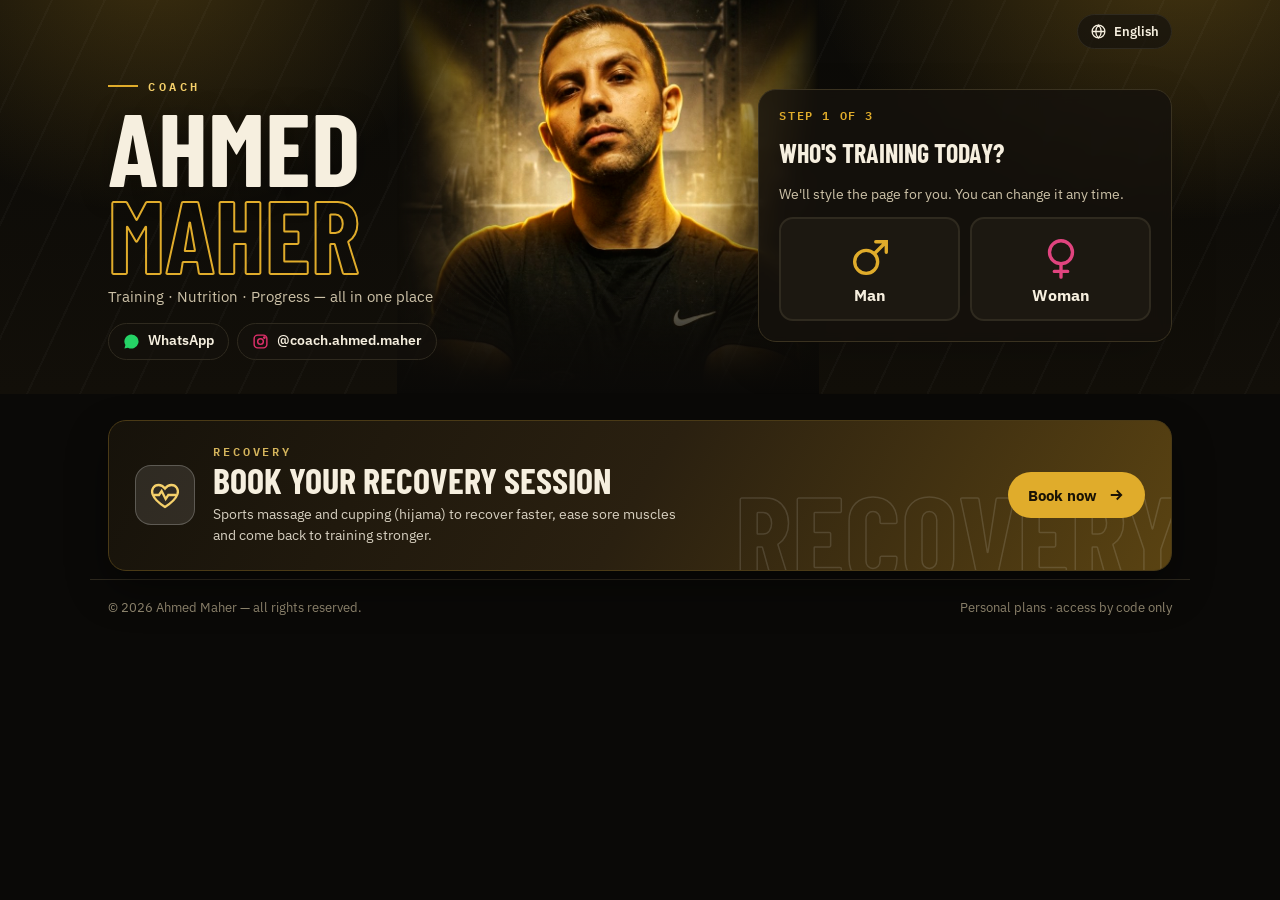
<file: report.html>
<!DOCTYPE html>
<html lang="en" data-g="m">
<head>
<meta charset="utf-8">
<meta name="viewport" content="width=device-width, initial-scale=1">
<meta name="robots" content="noindex, nofollow">
<meta name="theme-color" content="#0a0907">
<title>My Report · Coach Ahmed Maher</title>
<link rel="icon" type="image/png" href="assets/favicon.png">
<link rel="apple-touch-icon" href="assets/apple-touch-icon.png">
<link rel="preconnect" href="https://fonts.googleapis.com">
<link rel="preconnect" href="https://fonts.gstatic.com" crossorigin>
<link href="https://fonts.googleapis.com/css2?family=Barlow+Condensed:wght@600;700&family=IBM+Plex+Sans:wght@400;500;600;700&family=IBM+Plex+Mono:wght@500;600&family=IBM+Plex+Sans+Arabic:wght@400;600;700&family=Noto+Sans+Devanagari:wght@400;600;700&family=Poppins:wght@400;500;600;700;800&family=Noto+Naskh+Arabic:wght@400;600;700&family=Noto+Sans+Malayalam:wght@400;600;700&display=swap" rel="stylesheet">
<link rel="stylesheet" href="assets/style.css?v=15">
<link rel="stylesheet" href="assets/langs.css?v=15">
<link rel="stylesheet" href="assets/report/report.css?v=15">
<script>try{var h=JSON.parse(sessionStorage.getItem("am-hub")||"{}"),g=h.g||localStorage.getItem("amw-g");if(g)document.documentElement.dataset.g=g;}catch(e){}</script>
</head>
<body>
<div class="rbar">
  <div class="lft"><a class="pill" href="index.html" id="menu">← Menu</a><span class="brand" dir="ltr">Ahmed <span>Maher</span></span></div>
  <div class="langwrap">
    <button type="button" class="pill" id="globe" aria-haspopup="true" aria-expanded="false" aria-controls="langmenu">
      <svg width="17" height="17" viewBox="0 0 24 24" fill="none" stroke="currentColor" stroke-width="1.8" aria-hidden="true"><circle cx="12" cy="12" r="9"/><path d="M3 12h18M12 3c2.6 2.6 3.9 5.6 3.9 9s-1.3 6.4-3.9 9c-2.6-2.6-3.9-5.6-3.9-9S9.4 5.6 12 3Z"/></svg>
      <span id="langname">English</span>
    </button>
    <div class="langmenu" id="langmenu" role="menu" hidden></div>
  </div>
</div>
<div class="rhero"><main id="report"><p class="rmsg" id="rmsg">…</p></main></div>
<div id="tip" role="tooltip"></div>

<script src="assets/config.js?v=15"></script>
<script>window.SITE.key = "am-reports-v1";</script>
<script src="assets/report/i18n.js?v=15"></script>
<script src="assets/i18n-more.js?v=15"></script>
<script src="assets/report/i18n-more.js?v=15"></script>
<script src="assets/crypto.js?v=15"></script>
<script src="assets/report/report.js?v=15"></script>
<script>
(function () {
  const $ = id => document.getElementById(id), T = I18N.t, html = document.documentElement;
  let hub = {}, data = null;
  try { hub = JSON.parse(sessionStorage.getItem("am-hub")) || {}; } catch (e) {}
  function draw() { if (data) Report.render($("report"), data, () => location.href = "index.html"); }
  function apply() {
    const l = I18N.lang; html.lang = l; html.dir = I18N.dir();
    $("menu").textContent = T("menu"); $("langname").textContent = I18N.langs[l]._name;
    $("langmenu").innerHTML = I18N.order.map(k => `<button type="button" role="menuitemradio" aria-checked="${k === l}" data-l="${k}" lang="${k}" dir="${I18N.langs[k]._dir}">${I18N.langs[k]._name}${k === l ? " ✓" : ""}</button>`).join("");
    draw();
  }
  const menu = $("langmenu"), globe = $("globe");
  globe.addEventListener("click", e => { e.stopPropagation(); menu.hidden = !menu.hidden; globe.setAttribute("aria-expanded", String(!menu.hidden)); });
  menu.addEventListener("click", e => { const b = e.target.closest("button[data-l]"); if (!b) return; I18N.set(b.dataset.l); menu.hidden = true; apply(); });
  document.addEventListener("click", e => { if (!e.target.closest(".langwrap")) menu.hidden = true; });
  document.addEventListener("contextmenu", e => e.preventDefault());
  document.addEventListener("keydown", e => { if ((e.ctrlKey || e.metaKey) && ["s", "p", "c"].includes(e.key.toLowerCase())) e.preventDefault(); });
  apply();
  if (!hub.code) { location.replace("index.html"); return; }
  $("rmsg").textContent = T("msgChecking");
  (async () => {
    try {
      const c = Vault.normCode(hub.code), id = await Vault.reportId(c);
      const res = await fetch("reports/" + id + ".json", { cache: "no-store" });
      if (!res.ok) throw 0;
      const R = await Vault.decryptReport(c, await res.json());
      if (hub.g && R.gender && R.gender !== hub.g) throw 0;   // the code must match the gender chosen on the menu
      data = R;
      draw();
    } catch (e) { $("rmsg").className = "rmsg err"; $("rmsg").textContent = T("msgNotFound"); }
  })();
})();
</script>
</body>
</html>
</file>
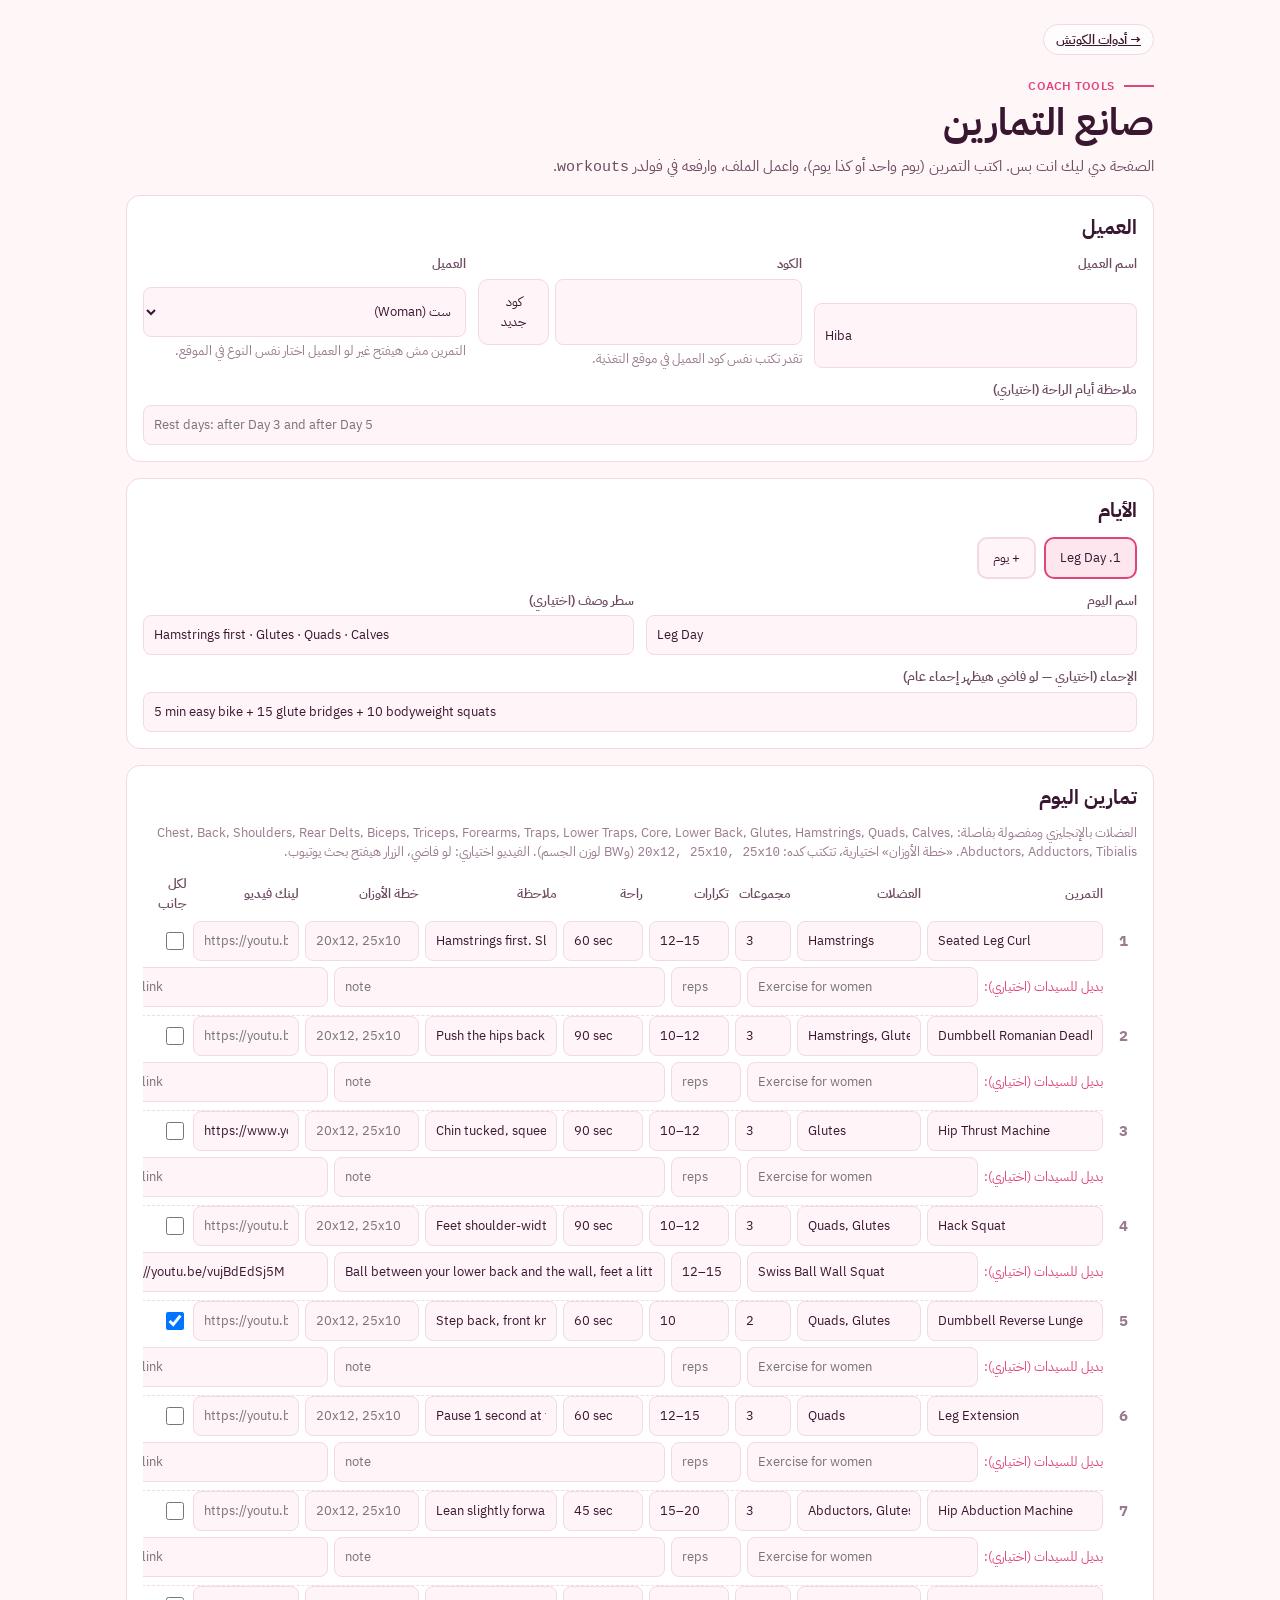
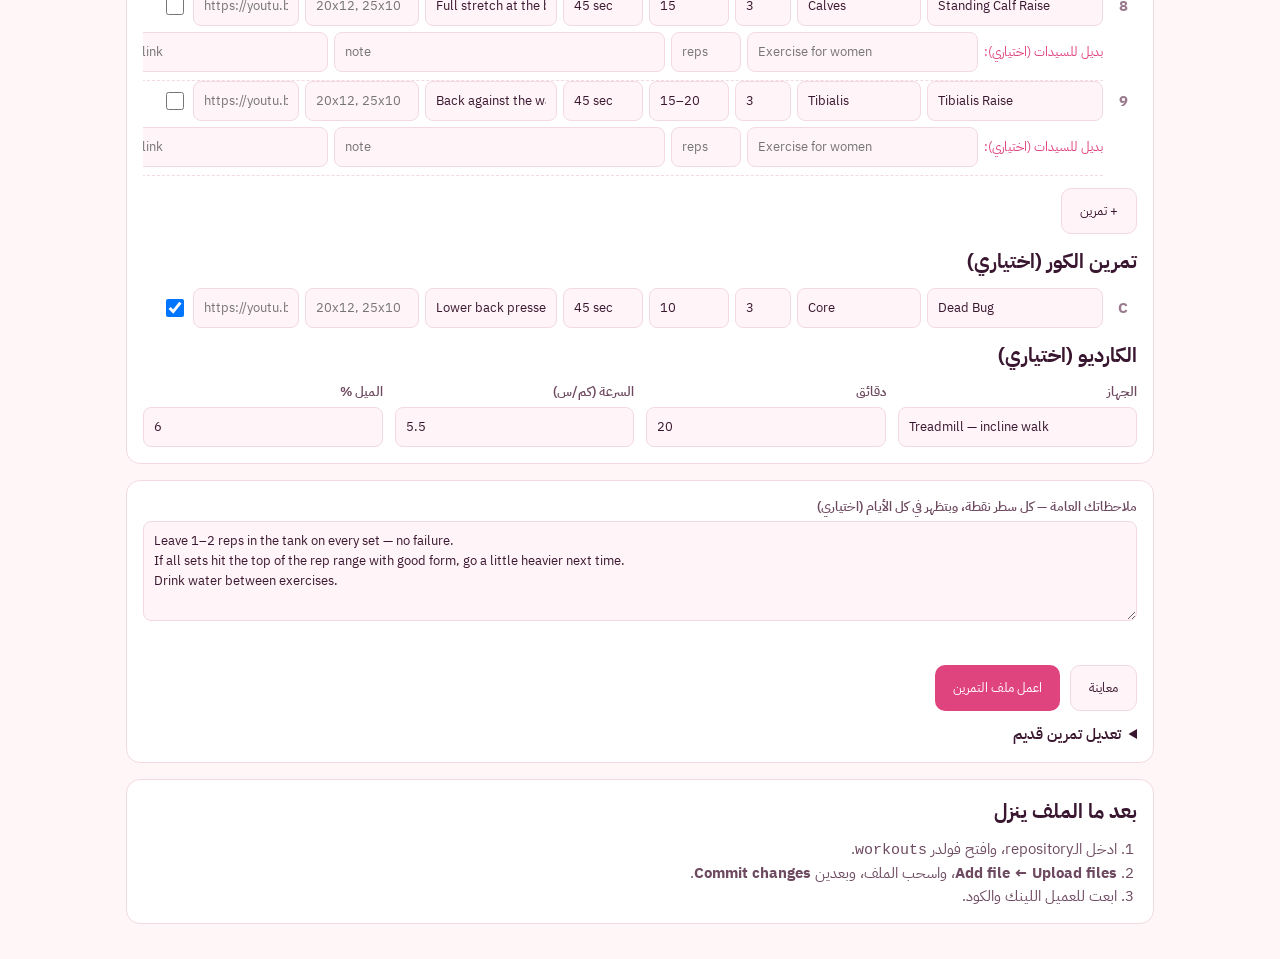
<file: workout-admin.html>
<!DOCTYPE html>
<html lang="ar" dir="rtl" data-g="m">
<head>
<meta charset="utf-8">
<meta name="viewport" content="width=device-width, initial-scale=1">
<meta name="robots" content="noindex, nofollow">
<title>Workout Maker</title>
<link rel="icon" type="image/png" href="assets/favicon.png">
<link rel="preconnect" href="https://fonts.googleapis.com">
<link rel="preconnect" href="https://fonts.gstatic.com" crossorigin>
<link href="https://fonts.googleapis.com/css2?family=Barlow+Condensed:wght@600;700&family=IBM+Plex+Sans:wght@400;500;600;700&family=IBM+Plex+Mono:wght@500;600&family=IBM+Plex+Sans+Arabic:wght@400;600;700&family=Poppins:wght@400;600;700;800&family=Noto+Naskh+Arabic:wght@400;600;700&family=Noto+Sans+Malayalam:wght@400;600;700&display=swap" rel="stylesheet">
<link rel="stylesheet" href="assets/style.css?v=15">
<link rel="stylesheet" href="assets/langs.css?v=15">
<style>
  body{-webkit-user-select:auto;user-select:auto;font-family:"IBM Plex Sans Arabic",var(--body)}
  .adm{max-width:1060px;margin:0 auto;padding:24px 16px 40px;display:grid;gap:16px}
  .adm h1{font-size:38px;font-family:"IBM Plex Sans Arabic",sans-serif}
  .box{background:var(--card);border:1px solid var(--line);border-radius:14px;padding:16px;display:grid;gap:12px}
  .box h2{font-size:20px;font-family:"IBM Plex Sans Arabic",sans-serif;text-transform:none}
  .grid{display:grid;grid-template-columns:repeat(auto-fit,minmax(200px,1fr));gap:12px}
  .row{display:grid;gap:5px}
  .row label,.th{font-weight:600;font-size:13px;color:var(--ink2)}
  input,select,textarea{font:14px/1.4 inherit;font-family:inherit;padding:9px 10px;border:1px solid var(--line);border-radius:8px;background:var(--card2);color:var(--ink);width:100%;min-width:0}
  .ltr{direction:ltr;text-align:left}
  .mono{font-family:"IBM Plex Mono",monospace;letter-spacing:.05em}
  .tbl{display:grid;gap:8px;overflow-x:auto}
  .er{display:grid;grid-template-columns:28px 2fr 1.4fr 56px 80px 80px 1.5fr 1.3fr 1.2fr 50px 34px;gap:6px;align-items:center;min-width:1040px}
  .er .alt{grid-column:2 / -1;display:grid;grid-template-columns:auto 1.4fr 70px 2fr 1.4fr;gap:6px;align-items:center;font-size:12.5px;color:var(--accent);padding-bottom:8px;border-bottom:1px dashed var(--line)}
  .er .n{font-weight:700;color:var(--muted);text-align:center}
  .er input[type=checkbox]{width:18px;height:18px}
  .del{border:0;background:var(--soft);color:var(--bad);border-radius:8px;height:36px;cursor:pointer;font-weight:700}
  .btn{border:0;border-radius:10px;background:var(--accent);color:#fff;font:700 15px/1 inherit;font-family:inherit;padding:12px 18px;cursor:pointer}
  .btn.alt{background:var(--card2);color:var(--ink);border:1px solid var(--line)}
  .btns{display:flex;flex-wrap:wrap;gap:10px}
  .tabs{display:flex;flex-wrap:wrap;gap:8px;align-items:center}
  .tab{border:2px solid var(--line);background:var(--card2);color:var(--ink);border-radius:10px;padding:9px 14px;font:700 14px/1 inherit;font-family:inherit;cursor:pointer}
  .tab.on{border-color:var(--accent);background:var(--soft)}
  .out{background:var(--soft);border-radius:10px;padding:14px;display:none;gap:6px}
  .out code{font-family:"IBM Plex Mono",monospace;direction:ltr;display:inline-block;background:var(--card);padding:2px 8px;border-radius:5px}
  .err{color:var(--bad);font-weight:600;min-height:20px}
  ol{margin:0;padding-inline-start:20px;color:var(--ink2)}
  small{color:var(--muted)}
</style>
</head>
<body>
<div class="adm">
  <a class="pill" href="admin.html" style="justify-self:start;width:max-content">→ أدوات الكوتش</a>
  <div><span class="role">Coach tools</span><h1>صانع التمارين</h1><p style="margin:4px 0 0;color:var(--ink2)">الصفحة دي ليك انت بس. اكتب التمرين (يوم واحد أو كذا يوم)، واعمل الملف، وارفعه في فولدر <code class="ltr">workouts</code>.</p></div>

  <div class="box">
    <h2>العميل</h2>
    <div class="grid">
      <div class="row"><label for="client">اسم العميل</label><input id="client" class="ltr" value="Hiba"></div>
      <div class="row"><label for="code">الكود</label><div style="display:flex;gap:6px"><input id="code" class="ltr mono"><button class="btn alt" id="gen" type="button">كود جديد</button></div><small>تقدر تكتب نفس كود العميل في موقع التغذية.</small></div>
      <div class="row"><label for="gender">العميل</label><select id="gender"><option value="f">ست (Woman)</option><option value="m">راجل (Man)</option></select><small>التمرين مش هيفتح غير لو العميل اختار نفس النوع في الموقع.</small></div>
    </div>
    <div class="row"><label for="restNote">ملاحظة أيام الراحة (اختياري)</label><input id="restNote" class="ltr" placeholder="Rest days: after Day 3 and after Day 5"></div>
  </div>

  <div class="box">
    <h2>الأيام</h2>
    <div class="tabs" id="tabs"></div>
    <div class="grid">
      <div class="row"><label for="title">اسم اليوم</label><input id="title" class="ltr"></div>
      <div class="row"><label for="subtitle">سطر وصف (اختياري)</label><input id="subtitle" class="ltr"></div>
    </div>
    <div class="row"><label for="warmup">الإحماء (اختياري — لو فاضي هيظهر إحماء عام)</label><input id="warmup" class="ltr"></div>
  </div>

  <div class="box">
    <h2>تمارين اليوم</h2>
    <small>العضلات بالإنجليزي ومفصولة بفاصلة: Chest, Back, Shoulders, Rear Delts, Biceps, Triceps, Forearms, Traps, Lower Traps, Core, Lower Back, Glutes, Hamstrings, Quads, Calves, Abductors, Adductors, Tibialis.
      «خطة الأوزان» اختيارية، تتكتب كده: <code class="ltr">20x12, 25x10, 25x10</code> (وBW لوزن الجسم). الفيديو اختياري: لو فاضي، الزرار هيفتح بحث يوتيوب.</small>
    <div class="tbl">
      <div class="er th"><span></span><span>التمرين</span><span>العضلات</span><span>مجموعات</span><span>تكرارات</span><span>راحة</span><span>ملاحظة</span><span>خطة الأوزان</span><span>لينك فيديو</span><span>لكل جانب</span><span></span></div>
      <div id="rows"></div>
    </div>
    <div><button class="btn alt" id="add" type="button">+ تمرين</button></div>
    <h2>تمرين الكور (اختياري)</h2>
    <div class="tbl"><div id="corerow"></div></div>
    <h2>الكارديو (اختياري)</h2>
    <div class="grid">
      <div class="row"><label for="cm">الجهاز</label><input id="cm" class="ltr"></div>
      <div class="row"><label for="cmin">دقائق</label><input id="cmin" class="ltr"></div>
      <div class="row"><label for="cs">السرعة (كم/س)</label><input id="cs" class="ltr"></div>
      <div class="row"><label for="ci">الميل %</label><input id="ci" class="ltr"></div>
    </div>
  </div>

  <div class="box">
    <div class="row"><label for="notes">ملاحظاتك العامة — كل سطر نقطة، وبتظهر في كل الأيام (اختياري)</label><textarea id="notes" rows="4" class="ltr">Leave 1–2 reps in the tank on every set — no failure.
If all sets hit the top of the rep range with good form, go a little heavier next time.
Drink water between exercises.</textarea></div>
    <div class="err" id="err" role="alert"></div>
    <div class="btns"><button class="btn alt" id="preview" type="button">معاينة</button><button class="btn" id="make" type="button">اعمل ملف التمرين</button></div>
    <div class="out" id="out"></div>
    <details><summary style="cursor:pointer;font-weight:600">تعديل تمرين قديم</summary>
      <div class="grid" style="margin-top:10px"><div class="row"><label for="oldcode">كود العميل</label><input id="oldcode" class="ltr mono"></div>
      <div class="row"><label for="oldfile">ملف التمرين (.json)</label><input type="file" id="oldfile" accept=".json"></div></div>
      <small>اكتب الكود الأول، وبعدين اختار الملف، وهيتملا الفورم بالتمرين القديم.</small>
    </details>
  </div>

  <div class="box"><h2>بعد ما الملف ينزل</h2>
    <ol><li>ادخل الـrepository، وافتح فولدر <code class="ltr">workouts</code>.</li><li><b>Add file ← Upload files</b>، واسحب الملف، وبعدين <b>Commit changes</b>.</li><li>ابعت للعميل اللينك والكود.</li></ol></div>
</div>
<main id="workout" hidden></main>
<div id="restpill" hidden><span>Rest</span><b>1:00</b><button type="button">Skip</button></div>

<script src="assets/config.js?v=15"></script>
<script src="assets/i18n.js?v=15"></script>
<script src="assets/i18n-more.js?v=15"></script>
<script src="assets/crypto.js?v=15"></script>
<script src="assets/photos.js?v=15"></script>
<script src="assets/anatomy.js?v=15"></script>
<script src="assets/workout.js?v=15"></script>
<script>
(function () {
  const $ = id => document.getElementById(id);
  const LEG_DAY = {
    name: "Leg Day", subtitle: "Hamstrings first · Glutes · Quads · Calves", warmup: "5 min easy bike + 15 glute bridges + 10 bodyweight squats",
    exercises: [
      { name: "Seated Leg Curl", muscles: ["Hamstrings"], sets: 3, reps: "12–15", rest: "60 sec", note: "Hamstrings first. Slow 3-second lowering, toes pointed up." },
      { name: "Dumbbell Romanian Deadlift", muscles: ["Hamstrings", "Glutes"], sets: 3, reps: "10–12", rest: "90 sec", note: "Push the hips back, dumbbells close to the legs, back flat." },
      { name: "Hip Thrust Machine", muscles: ["Glutes"], sets: 3, reps: "10–12", rest: "90 sec", note: "Chin tucked, squeeze the glutes 2 seconds at the top.", video: "https://www.youtube.com/shorts/CO3V68I7CbE?feature=share" },
      { name: "Hack Squat", muscles: ["Quads", "Glutes"], sets: 3, reps: "10–12", rest: "90 sec", note: "Feet shoulder-width, go as deep as you control. (Replaces the leg press.)",
        alt: { f: { name: "Swiss Ball Wall Squat", reps: "12–15", note: "Ball between your lower back and the wall, feet a little forward. Sit down to knee level, push up through the heels.", video: "https://youtu.be/vujBdEdSj5M" } } },
      { name: "Dumbbell Reverse Lunge", muscles: ["Quads", "Glutes"], sets: 2, reps: "10", rest: "60 sec", note: "Step back, front knee over the foot. Reps per leg.", perSide: true },
      { name: "Leg Extension", muscles: ["Quads"], sets: 3, reps: "12–15", rest: "60 sec", note: "Pause 1 second at the top." },
      { name: "Hip Abduction Machine", muscles: ["Abductors", "Glutes"], sets: 3, reps: "15–20", rest: "45 sec", note: "Lean slightly forward, push the knees out and hold 1 second." },
      { name: "Standing Calf Raise", muscles: ["Calves"], sets: 3, reps: "15", rest: "45 sec", note: "Full stretch at the bottom, pause at the top." },
      { name: "Tibialis Raise", muscles: ["Tibialis"], sets: 3, reps: "15–20", rest: "45 sec", note: "Back against the wall, heels about a foot forward. Lift the toes as high as you can, lower slowly." }
    ],
    core: { name: "Dead Bug", muscles: ["Core"], sets: 3, reps: "10", rest: "45 sec", note: "Lower back pressed into the floor. Reps per side.", perSide: true },
    cardio: { machine: "Treadmill — incline walk", minutes: "20", speed: "5.5", incline: "6" }
  };
  const blankDay = n => ({ name: "Day " + n, subtitle: "", warmup: "", exercises: [], core: null, cardio: null });
  let days = [JSON.parse(JSON.stringify(LEG_DAY))], cur = 0;

  const v = s => String(s ?? "").replace(/"/g, "&quot;");
  const planTxt = p => (p || []).map(x => `${x[0] || "BW"}x${x[1]}`).join(", ");
  const parsePlan = s => s.split(",").map(x => x.trim()).filter(Boolean).map(x => { const [k, r] = x.split(/\s*[x×*]\s*/i); return [/^bw$/i.test(k || "") ? "" : (k || "").trim(), (r || "").trim()]; });
  const rowHTML = (e, i, core) => { e = e || {}; const a = (e.alt && e.alt.f) || {};
    return `<div class="er" data-core="${core ? 1 : 0}"><span class="n">${core ? "C" : i + 1}</span>
    <input class="ltr f-name" value="${v(e.name)}" placeholder="Exercise"><input class="ltr f-mus" value="${v((e.muscles || []).join(", "))}" placeholder="Chest, Triceps">
    <input class="ltr f-sets" value="${v(e.sets)}"><input class="ltr f-reps" value="${v(e.reps)}"><input class="ltr f-rest" value="${v(e.rest)}">
    <input class="ltr f-note" value="${v(e.note)}"><input class="ltr f-plan" value="${v(planTxt(e.plan))}" placeholder="20x12, 25x10"><input class="ltr f-vid" value="${v(e.video)}" placeholder="https://youtu.be/…">
    <input type="checkbox" class="f-side" ${e.perSide ? "checked" : ""}>${core ? "<span></span>" : `<button class="del" type="button" aria-label="حذف">✕</button>`}
    ${core ? "" : `<div class="alt"><span>بديل للسيدات (اختياري):</span><input class="ltr a-name" value="${v(a.name)}" placeholder="Exercise for women"><input class="ltr a-reps" value="${v(a.reps)}" placeholder="reps"><input class="ltr a-note" value="${v(a.note)}" placeholder="note"><input class="ltr a-vid" value="${v(a.video)}" placeholder="video link"></div>`}</div>`; };
  const readRow = el => { const q = c => el.querySelector(c); const e = { name: q(".f-name").value.trim(), muscles: q(".f-mus").value.split(",").map(s => s.trim()).filter(Boolean),
      sets: +q(".f-sets").value || 0, reps: q(".f-reps").value.trim(), rest: q(".f-rest").value.trim(), note: q(".f-note").value.trim(), video: q(".f-vid").value.trim(), perSide: q(".f-side").checked };
    const pl = parsePlan(q(".f-plan").value); if (pl.length) e.plan = pl;
    if (q(".a-name") && q(".a-name").value.trim()) e.alt = { f: { name: q(".a-name").value.trim(), reps: q(".a-reps").value.trim(), note: q(".a-note").value.trim(), video: q(".a-vid").value.trim() } };
    return e; };

  function renum() { [...$("rows").children].forEach((el, i) => el.querySelector(".n").textContent = i + 1); }
  function saveCur() {
    const D = days[cur]; D.name = $("title").value.trim(); D.subtitle = $("subtitle").value.trim(); D.warmup = $("warmup").value.trim();
    D.exercises = [...$("rows").children].map(readRow).filter(e => e.name);
    const c = readRow($("corerow").firstElementChild); D.core = c.name ? c : null;
    D.cardio = $("cmin").value.trim() ? { machine: $("cm").value.trim(), minutes: $("cmin").value.trim(), speed: $("cs").value.trim(), incline: $("ci").value.trim() } : null;
  }
  function loadDay(i) {
    cur = i; const D = days[i];
    $("title").value = D.name || ""; $("subtitle").value = D.subtitle || ""; $("warmup").value = D.warmup || "";
    $("rows").innerHTML = (D.exercises || []).map((e, j) => rowHTML(e, j)).join("");
    $("corerow").innerHTML = rowHTML(D.core, 0, true);
    const c = D.cardio || {}; $("cm").value = c.machine || ""; $("cmin").value = c.minutes || ""; $("cs").value = c.speed || ""; $("ci").value = c.incline || "";
    renum(); tabs();
  }
  function tabs() {
    $("tabs").innerHTML = days.map((d, i) => `<button type="button" class="tab${i === cur ? " on" : ""}" data-t="${i}">${i + 1}. ${d.name || "Day " + (i + 1)}</button>`).join("")
      + `<button type="button" class="tab" id="addday">+ يوم</button>` + (days.length > 1 ? `<button type="button" class="tab" id="delday" style="color:var(--bad)">✕ احذف اليوم ده</button>` : "");
  }
  $("tabs").addEventListener("click", e => {
    const b = e.target.closest("button"); if (!b) return; saveCur();
    if (b.id === "addday") { days.push(blankDay(days.length + 1)); loadDay(days.length - 1); }
    else if (b.id === "delday") { days.splice(cur, 1); loadDay(Math.max(0, cur - 1)); }
    else loadDay(+b.dataset.t);
  });
  $("rows").addEventListener("click", e => { if (e.target.classList.contains("del")) { e.target.closest(".er").remove(); renum(); } });
  $("add").addEventListener("click", () => { $("rows").insertAdjacentHTML("beforeend", rowHTML({ sets: 3, reps: "10–12", rest: "60 sec" }, 0)); renum(); });

  function build() {
    saveCur();
    if (!$("client").value.trim()) { $("err").textContent = "اكتب اسم العميل."; return null; }
    const empty = days.findIndex(d => !d.exercises.length);
    if (empty >= 0) { $("err").textContent = `اليوم ${empty + 1} مفيهوش تمارين.`; return null; }
    $("err").textContent = "";
    const base = { client: $("client").value.trim(), gender: $("gender").value, notes: $("notes").value.split("\n").map(s => s.trim()).filter(Boolean),
      restNote: $("restNote").value.trim(), made: new Date().toISOString().slice(0, 10) };
    if (days.length === 1) { const D = days[0]; return { ...base, title: D.name, subtitle: D.subtitle, warmup: D.warmup, exercises: D.exercises, core: D.core, cardio: D.cardio }; }
    return { ...base, days: days.map(d => ({ ...d })) };
  }
  $("gen").addEventListener("click", () => {
    const abc = "ABCDEFGHJKMNPQRSTUVWXYZ23456789", r = crypto.getRandomValues(new Uint8Array(6));
    const base = ($("client").value || "CLIENT").toUpperCase().replace(/[^A-Z0-9]/g, "").slice(0, 10) || "CLIENT";
    $("code").value = base + "-" + [...r].map(x => abc[x % abc.length]).join("");
  });
  $("gender").addEventListener("change", () => document.documentElement.dataset.g = $("gender").value);
  $("preview").addEventListener("click", () => { const W = build(); if (!W) return; const m = $("workout"); m.hidden = false;
    document.documentElement.dataset.g = W.gender;
    Workout.render(m, W, "preview-" + Date.now(), W.gender, () => { m.hidden = true; m.innerHTML = ""; window.scrollTo({ top: 0 }); }); m.scrollIntoView({ behavior: "smooth" }); });
  $("make").addEventListener("click", async () => {
    const W = build(); if (!W) return;
    const code = Vault.normCode($("code").value);
    if (code.length < 6) { $("err").textContent = "الكود لازم يكون 6 حروف/أرقام على الأقل. دوس «كود جديد» أو اكتب كود العميل."; return; }
    $("code").value = code;
    const id = await Vault.reportId(code), file = await Vault.encryptReport(code, W);
    const a = document.createElement("a"); a.href = URL.createObjectURL(new Blob([JSON.stringify(file)], { type: "application/json" })); a.download = id + ".json";
    document.body.appendChild(a); a.click(); a.remove();
    $("out").style.display = "grid";
    $("out").innerHTML = `<b>الملف نزل: <code>${id}.json</code></b><span>ارفعه في فولدر <code>workouts</code>، وابعت لـ${W.client} الكود: <code>${code}</code></span>`;
  });
  $("oldfile").addEventListener("change", async () => {
    const f = $("oldfile").files[0], code = Vault.normCode($("oldcode").value); if (!f) return;
    try { const W = await Vault.decryptReport(code, JSON.parse(await f.text()));
      $("client").value = W.client; $("code").value = code; $("gender").value = W.gender || "f"; $("restNote").value = W.restNote || "";
      $("notes").value = (W.notes || []).join("\n");
      days = W.days ? W.days.map(d => ({ ...d })) : [{ name: W.title, subtitle: W.subtitle, warmup: W.warmup, exercises: W.exercises, core: W.core, cardio: W.cardio }];
      loadDay(0); $("err").textContent = "";
    } catch (e) { $("err").textContent = "الكود مش مطابق للملف ده."; }
  });
  loadDay(0);
  document.documentElement.dataset.g = $("gender").value;
})();
</script>
</body>
</html>
</file>
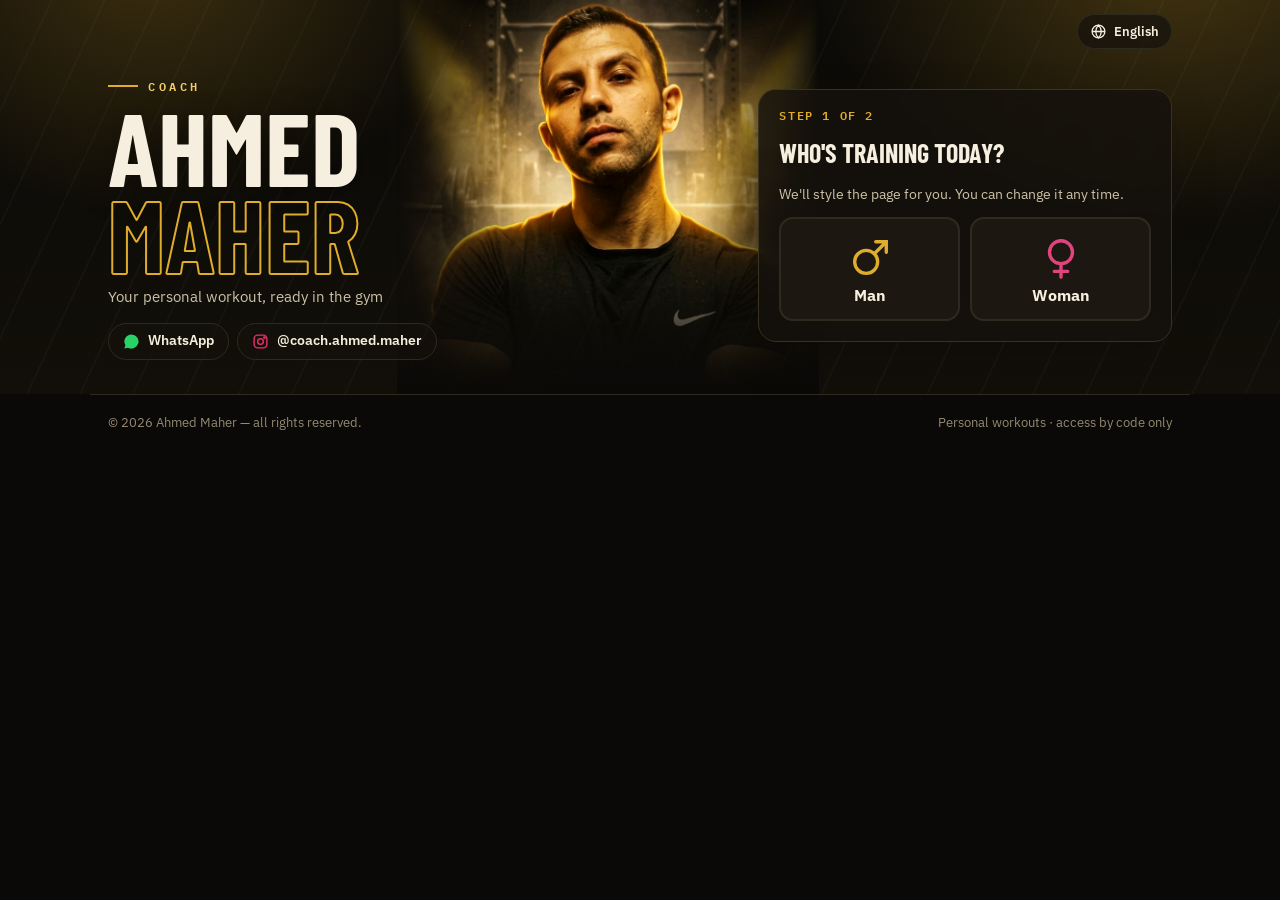
<file: workout.html>
<!DOCTYPE html>
<html lang="en" data-g="m">
<head>
<meta charset="utf-8">
<meta name="viewport" content="width=device-width, initial-scale=1">
<meta name="robots" content="noindex, nofollow">
<meta name="theme-color" content="#0a0907">
<title>My Workout · Coach Ahmed Maher</title>
<link rel="icon" type="image/png" href="assets/favicon.png">
<link rel="apple-touch-icon" href="assets/apple-touch-icon.png">
<link rel="preconnect" href="https://fonts.googleapis.com">
<link rel="preconnect" href="https://fonts.gstatic.com" crossorigin>
<link href="https://fonts.googleapis.com/css2?family=Barlow+Condensed:wght@600;700&family=IBM+Plex+Sans:wght@400;500;600;700&family=IBM+Plex+Mono:wght@500;600&family=IBM+Plex+Sans+Arabic:wght@400;600;700&family=Noto+Sans+Devanagari:wght@400;600;700&family=Poppins:wght@400;500;600;700;800&family=Noto+Naskh+Arabic:wght@400;600;700&family=Noto+Sans+Malayalam:wght@400;600;700&display=swap" rel="stylesheet">
<link rel="stylesheet" href="assets/style.css?v=15">
<link rel="stylesheet" href="assets/langs.css?v=15">
<script>try{var g=localStorage.getItem("amw-g");if(g)document.documentElement.dataset.g=g;}catch(e){}</script>
</head>
<body>
<section class="band">
  <div class="coachpic" aria-hidden="true"><img src="images/coach.jpg" alt="" draggable="false"></div>
  <div class="bar-top">
    <div class="pills">
    </div>
    <div class="langwrap">
      <button type="button" class="pill" id="globe" aria-haspopup="true" aria-expanded="false" aria-controls="langmenu">
        <svg width="17" height="17" viewBox="0 0 24 24" fill="none" stroke="currentColor" stroke-width="1.8" aria-hidden="true"><circle cx="12" cy="12" r="9"/><path d="M3 12h18M12 3c2.6 2.6 3.9 5.6 3.9 9s-1.3 6.4-3.9 9c-2.6-2.6-3.9-5.6-3.9-9S9.4 5.6 12 3Z"/></svg>
        <span id="langname">English</span>
      </button>
      <div class="langmenu" id="langmenu" role="menu" hidden></div>
    </div>
  </div>
  <div class="band-in">
    <div>
      <span class="role" data-i="role">Coach</span>
      <h1 class="word" dir="ltr"><span class="solid" id="first">AHMED</span><span class="outline" id="last">MAHER</span></h1>
      <p class="tagline" data-i="tagline"></p>
      <div class="contact" id="contact"></div>
    </div>
    <div class="panel">
      <div class="step" id="step1">
        <span class="stepno" data-i="step1">Step 1 of 2</span>
        <h2 data-i="chooseTitle">Who's training today?</h2>
        <p data-i="chooseSub"></p>
        <div class="gpick">
          <button type="button" class="gbtn m" data-gender="m" aria-pressed="false">
            <svg viewBox="0 0 48 48" fill="none" stroke="currentColor" stroke-width="3.5" stroke-linecap="round" aria-hidden="true"><circle cx="20" cy="28" r="12"/><path d="M29 19 41 7M30 7h11v11"/></svg>
            <span data-i="man">Man</span></button>
          <button type="button" class="gbtn f" data-gender="f" aria-pressed="false">
            <svg viewBox="0 0 48 48" fill="none" stroke="currentColor" stroke-width="3.5" stroke-linecap="round" aria-hidden="true"><circle cx="24" cy="18" r="12"/><path d="M24 30v14M17 38h14"/></svg>
            <span data-i="woman">Woman</span></button>
        </div>
      </div>
      <form class="step" id="step2" autocomplete="off">
        <div class="stephead"><span class="stepno" data-i="step2">Step 2 of 2</span><button type="button" class="chg" id="chg"><span id="gicon"></span><span id="gname"></span> · <span data-i="change">Change</span></button></div>
        <h2 data-i="findTitle">Your workout</h2>
        <p data-i="findSub"></p>
        <label for="code" style="position:absolute;left:-9999px" data-i="codeLabel">Client code</label>
        <div class="search" dir="ltr">
          <svg width="20" height="20" viewBox="0 0 24 24" fill="none" stroke="#7b8592" stroke-width="2" style="align-self:center;margin-left:8px" aria-hidden="true"><circle cx="11" cy="11" r="7"/><path d="m20 20-3.5-3.5"/></svg>
          <input id="code" placeholder="e.g. HIBA-7K4Q2M" maxlength="40" spellcheck="false" autocapitalize="characters">
          <button type="submit" id="go"><svg width="16" height="16" viewBox="0 0 24 24" fill="none" stroke="currentColor" stroke-width="2.6" aria-hidden="true"><path d="M5 12h14M13 6l6 6-6 6"/></svg><span data-i="go">Open my workout</span></button>
        </div>
        <div class="msg" id="msg" role="status" aria-live="polite"></div>
        <div class="legal"><svg width="15" height="15" viewBox="0 0 24 24" fill="none" stroke="currentColor" stroke-width="2" aria-hidden="true" style="flex:none;margin-top:1px"><rect x="4" y="10" width="16" height="11" rx="2"/><path d="M8 10V7a4 4 0 0 1 8 0v3"/></svg><span id="legal"></span></div>
      </form>
    </div>
  </div>
</section>

<main id="workout" hidden></main>
<footer class="sitefoot"><span id="copy"></span><span data-i="foot2"></span></footer>
<div id="restpill" hidden role="timer" aria-live="off"><span data-i="restLeft">Rest</span><b>1:00</b><button type="button" data-i="skip">Skip</button></div>

<script src="assets/config.js?v=15"></script>
<script src="assets/i18n.js?v=15"></script>
<script src="assets/i18n-more.js?v=15"></script>
<script src="assets/crypto.js?v=15"></script>
<script src="assets/photos.js?v=15"></script>
<script src="assets/anatomy.js?v=15"></script>
<script src="assets/workout.js?v=15"></script>
<script>
(function () {
  const S = window.SITE, $ = id => document.getElementById(id), T = I18N.t, html = document.documentElement;
  let gender = null, current = null, curId = null, lastMsg = null;
  try { gender = localStorage.getItem("amw-g"); } catch (e) {}
  $("first").textContent = S.coachFirst; $("last").textContent = S.coachLast;

  const ICON = { m: '<svg width="16" height="16" viewBox="0 0 48 48" fill="none" stroke="currentColor" stroke-width="4.5" stroke-linecap="round"><circle cx="20" cy="28" r="12"/><path d="M29 19 41 7M30 7h11v11"/></svg>',
                 f: '<svg width="16" height="16" viewBox="0 0 48 48" fill="none" stroke="currentColor" stroke-width="4.5" stroke-linecap="round"><circle cx="24" cy="18" r="12"/><path d="M24 30v14M17 38h14"/></svg>' };
  function setGender(g, go) {
    gender = g; html.dataset.g = g; try { localStorage.setItem("amw-g", g); } catch (e) {}
    document.querySelector('meta[name="theme-color"]').content = g === "f" ? "#fff6f8" : "#0a0907";
    document.querySelectorAll(".gbtn").forEach(b => b.setAttribute("aria-pressed", String(b.dataset.gender === g)));
    $("gicon").innerHTML = ICON[g]; $("gname").textContent = T(g === "f" ? "woman" : "man");
    if (go) { $("step1").classList.remove("on"); $("step2").classList.add("on"); $("code").focus({ preventScroll: true }); }
    if (current) draw();
  }
  function contact() {
    const a = [];
    if (S.whatsapp) a.push(`<a class="wa" href="https://wa.me/${S.whatsapp.replace(/\D/g, "")}" target="_blank" rel="noopener"><svg width="17" height="17" viewBox="0 0 24 24" fill="currentColor" aria-hidden="true"><path d="M12 2a10 10 0 0 0-8.6 15.1L2 22l5-1.3A10 10 0 1 0 12 2Zm4.5 12.1c-.2-.1-1.5-.7-1.7-.8s-.4-.1-.6.1-.7.8-.8 1-.3.2-.5.1a6.7 6.7 0 0 1-3.3-2.9c-.3-.4.2-.4.7-1.4a.5.5 0 0 0 0-.5l-.8-1.8c-.2-.5-.4-.4-.6-.4h-.5a1 1 0 0 0-.7.3 3 3 0 0 0-.9 2.2 5.2 5.2 0 0 0 1.1 2.7 11.8 11.8 0 0 0 4.5 4c1.7.7 2.4.8 3.2.6a2.8 2.8 0 0 0 1.8-1.3 2.3 2.3 0 0 0 .2-1.3c-.1-.1-.3-.2-.6-.3Z"/></svg><span>${T("wa")}</span></a>`);
    if (S.instagram) a.push(`<a class="ig" href="https://www.instagram.com/${S.instagram}/" target="_blank" rel="noopener"><svg width="17" height="17" viewBox="0 0 24 24" fill="none" stroke="currentColor" stroke-width="2" aria-hidden="true"><rect x="3" y="3" width="18" height="18" rx="5"/><circle cx="12" cy="12" r="4"/><circle cx="17.5" cy="6.5" r="1" fill="currentColor"/></svg><span dir="ltr">@${S.instagram}</span></a>`);
    $("contact").innerHTML = a.join("");
  }
  function setMsg(kind, key, vars) { lastMsg = [kind, key, vars]; $("msg").className = "msg" + (kind === "ok" ? " ok" : ""); $("msg").textContent = key ? T(key, vars) : ""; }
  function apply() {
    const l = I18N.lang, name = T("coach");
    html.lang = l; html.dir = I18N.dir();
    document.querySelectorAll("[data-i]").forEach(n => n.textContent = T(n.dataset.i));
    $("legal").textContent = T("legal", { name });
    $("copy").textContent = T("foot", { year: new Date().getFullYear(), name });
    $("langname").textContent = I18N.langs[l]._name;
    $("langmenu").innerHTML = I18N.order.map(k => `<button type="button" role="menuitemradio" aria-checked="${k === l}" data-l="${k}" lang="${k}" dir="${I18N.langs[k]._dir}">${I18N.langs[k]._name}${k === l ? " ✓" : ""}</button>`).join("");
    if (gender) $("gname").textContent = T(gender === "f" ? "woman" : "man");
    contact(); if (lastMsg) setMsg(...lastMsg); if (current) draw();
  }
  const menu = $("langmenu"), globe = $("globe");
  const closeMenu = () => { menu.hidden = true; globe.setAttribute("aria-expanded", "false"); };
  globe.addEventListener("click", e => { e.stopPropagation(); const o = menu.hidden; menu.hidden = !o; globe.setAttribute("aria-expanded", String(o)); });
  menu.addEventListener("click", e => { const b = e.target.closest("button[data-l]"); if (!b) return; I18N.set(b.dataset.l); closeMenu(); apply(); });
  document.addEventListener("click", e => { if (!e.target.closest(".langwrap")) closeMenu(); });
  document.addEventListener("keydown", e => { if (e.key === "Escape") closeMenu(); });
  document.querySelectorAll(".gbtn").forEach(b => b.addEventListener("click", () => setGender(b.dataset.gender, true)));
  $("chg").addEventListener("click", () => { $("step2").classList.remove("on"); $("step1").classList.add("on"); setMsg("", ""); });
  document.addEventListener("contextmenu", e => { if (e.target.tagName !== "INPUT") e.preventDefault(); });

  function draw() {
    Workout.render($("workout"), current, curId, gender || current.gender || "m", () => {
      location.href = "index.html"; });
    $("workout").hidden = false; document.body.classList.add("inwork");
  }
  async function open(code) {
    const c = Vault.normCode(code), btn = $("go");
    if (c.length < 4) { setMsg("", "msgShort"); return; }
    btn.disabled = true; setMsg("ok", "msgChecking");
    try {
      const id = await Vault.reportId(c);
      const res = await fetch("workouts/" + id + ".json", { cache: "no-store" });
      if (!res.ok) throw 0;
      const W = await Vault.decryptReport(c, await res.json());
      if (gender && W.gender && W.gender !== gender) throw 0;   // a man's code doesn't open under "woman" and the reverse
      current = W; curId = id;
      if (!gender && current.gender) setGender(current.gender, false);
      setMsg("ok", "msgReady", { name: current.client.split(" ")[0] });
      draw(); window.scrollTo({ top: 0 });
    } catch (e) { setMsg("", "msgNotFound"); }
    finally { btn.disabled = false; }
  }
  $("step2").addEventListener("submit", e => { e.preventDefault(); open($("code").value); });

  if (gender) setGender(gender, false);
  $("step1").classList.add("on");
  apply();
  // opened from the main page: use the gender and code the client already chose there
  let hub = {};
  try { hub = JSON.parse(sessionStorage.getItem("am-hub")) || {}; } catch (e) {}
  if (hub.g) setGender(hub.g, false);
  if (hub.code) { document.body.classList.add("inwork"); $("code").value = hub.code; open(hub.code).then(() => { if (!current) document.body.classList.remove("inwork"); }); }
})();
</script>
</body>
</html>
</file>
<file: assets/style.css>
/* Layout idea: phone-first gym companion. Two committed visual worlds chosen by the client:
   "m" = night-gym steel with an electric accent, "f" = soft blush with rose and lavender. */
[hidden]{display:none!important}
:root,[data-g="m"]{
  color-scheme: dark;
  --bg:#0a0907; --bg2:#100e0a; --card:#15120d; --card2:#1c1811; --ink:#f6efdf; --ink2:#cdc2a8; --muted:#948a72; --line:#2f2a1f;
  --accent:#e0ac2b; --accent2:#f5d06a; --accent-ink:#1a1305; --soft:#2a2213; --good:#4cc77e; --bad:#ff6b5e;
  --muscle:#f1b62d; --muscle2:#ffd979; --sil:#241f16; --silline:#3d3526;
  --radius:14px; --display:"Barlow Condensed","IBM Plex Sans Arabic","Noto Sans Devanagari","Arial Narrow",sans-serif;
  --body:"IBM Plex Sans","IBM Plex Sans Arabic","Noto Sans Devanagari",system-ui,sans-serif; --dispw:700; --disptr:uppercase;
  --hero:radial-gradient(520px 420px at 12% -12%,rgba(240,182,45,.22) 0%,transparent 62%),radial-gradient(620px 460px at 92% -14%,rgba(240,182,45,.26) 0%,transparent 60%),linear-gradient(180deg,#0b0a07,#120f09);
}
[data-g="f"]{
  color-scheme: light;
  --bg:#fff6f8; --bg2:#ffeef3; --card:#ffffff; --card2:#fff4f7; --ink:#3a1730; --ink2:#6e4a61; --muted:#9a7a8e; --line:#f3d9e3;
  --accent:#e0447f; --accent2:#8f63ec; --accent-ink:#fff; --soft:#fde6ee; --good:#1f9d5b; --bad:#d9364f;
  --muscle:#ec4f8b; --muscle2:#b48cff; --sil:#f6dfe8; --silline:#eac3d3;
  --radius:22px; --display:"Poppins","IBM Plex Sans Arabic","Noto Sans Devanagari",sans-serif;
  --body:"Poppins","IBM Plex Sans Arabic","Noto Sans Devanagari",system-ui,sans-serif; --dispw:700; --disptr:none;
  --hero:radial-gradient(700px 360px at 92% -20%,#ffd1e2 0%,transparent 62%),radial-gradient(600px 300px at 0% 120%,#e9dcff 0%,transparent 60%),linear-gradient(180deg,#fff0f5,#fff7fa);
}
*{box-sizing:border-box}
html,body{margin:0}
body{background:var(--bg);color:var(--ink);font:15px/1.5 var(--body);-webkit-font-smoothing:antialiased;-webkit-user-select:none;user-select:none;-webkit-touch-callout:none;transition:background .3s,color .3s}
input{-webkit-user-select:text;user-select:text}
h1,h2,h3{font-family:var(--display);margin:0;text-wrap:balance}
button{font-family:inherit}
button:focus-visible,a:focus-visible,input:focus-visible{outline:2px solid var(--accent);outline-offset:2px}
html[lang="ar"] body{font-family:"IBM Plex Sans Arabic",var(--body)}
html[lang="hi"] body{font-family:"Noto Sans Devanagari",var(--body)}
html[lang="ar"] h1:not(.word),html[lang="ar"] h2,html[lang="ar"] h3{font-family:"IBM Plex Sans Arabic",sans-serif;text-transform:none}
html[lang="hi"] h1:not(.word),html[lang="hi"] h2,html[lang="hi"] h3{font-family:"Noto Sans Devanagari",sans-serif;text-transform:none}
@media print{body *{display:none!important}}

/* ---------- top band ---------- */
.band{background:var(--hero);position:relative;overflow:hidden}
[data-g="m"] .band::before{content:"";position:absolute;inset:0;background:repeating-linear-gradient(115deg,transparent 0 46px,rgba(255,255,255,.025) 46px 48px);pointer-events:none}
[data-g="f"] .band::before{content:"";position:absolute;inset:0;background-image:radial-gradient(circle at 1px 1px,rgba(224,68,127,.12) 1.2px,transparent 0);background-size:22px 22px;pointer-events:none}
.bar-top{position:relative;max-width:1100px;margin:0 auto;padding:14px 18px 0;display:flex;justify-content:space-between;align-items:center;gap:10px;z-index:30}
.pills{display:flex;gap:8px;align-items:center}
.pill{display:inline-flex;align-items:center;gap:7px;border:1px solid var(--line);background:color-mix(in srgb,var(--card) 70%,transparent);color:var(--ink);border-radius:999px;padding:8px 12px;font:600 13px/1 var(--body);cursor:pointer}
.langwrap{position:relative}
.langmenu{position:absolute;inset-inline-end:0;top:calc(100% + 8px);min-width:170px;background:var(--card);border:1px solid var(--line);border-radius:12px;box-shadow:0 14px 40px rgba(0,0,0,.25);padding:6px;display:grid;gap:2px}
.langmenu button{border:0;background:transparent;text-align:start;padding:10px 12px;border-radius:8px;font:500 15px/1.2 var(--body);color:var(--ink);cursor:pointer}
.langmenu button:hover,.langmenu button:focus-visible{background:var(--soft);outline:none}
.langmenu button[aria-checked="true"]{color:var(--accent);font-weight:700}
.band-in{position:relative;max-width:1100px;margin:0 auto;padding:22px 18px 34px;display:grid;grid-template-columns:1fr 1fr;gap:30px;align-items:center}
.band-in>*{min-width:0}
.role{display:inline-flex;align-items:center;gap:10px;font:600 12px/1 "IBM Plex Mono",monospace;letter-spacing:.3em;text-transform:uppercase;color:var(--accent)}
.role::before{content:"";width:30px;height:2px;background:var(--accent)}
.word{font-family:"Barlow Condensed","Arial Narrow",sans-serif;font-weight:700;line-height:.84;text-transform:uppercase;font-size:clamp(58px,10vw,118px);margin:8px 0 10px}
[data-g="f"] .word{font-family:"Poppins",sans-serif;font-weight:800;line-height:.9;font-size:clamp(46px,8vw,96px);letter-spacing:-.02em}
.word .solid{display:block;color:var(--ink)}
.word .outline{display:block;color:transparent;-webkit-text-stroke:2px var(--accent)}
[data-g="f"] .word .outline{-webkit-text-stroke:0;background:linear-gradient(90deg,var(--accent),var(--accent2));-webkit-background-clip:text;background-clip:text}
.tagline{color:var(--ink2);margin:0 0 14px;max-width:40ch}
.contact{display:flex;flex-wrap:wrap;gap:8px}
.contact a{display:inline-flex;align-items:center;gap:8px;padding:9px 14px;border-radius:999px;text-decoration:none;font:600 13.5px/1 var(--body);color:var(--ink);border:1px solid var(--line);background:color-mix(in srgb,var(--card) 60%,transparent)}
.contact .wa svg{color:#25d366}.contact .ig svg{color:#e1306c}

/* ---------- panel: gender (step 1) then code (step 2) ---------- */
.panel{background:color-mix(in srgb,var(--card) 88%,transparent);border:1px solid var(--line);border-radius:calc(var(--radius) + 4px);padding:20px;display:grid;gap:12px;grid-template-columns:minmax(0,1fr);box-shadow:0 18px 50px rgba(0,0,0,.12);backdrop-filter:blur(6px)}
.panel h2{font-size:26px;font-weight:var(--dispw);text-transform:var(--disptr)}
.panel p{margin:0;color:var(--ink2);font-size:14px}
.step{display:none}.step.on{display:grid;gap:12px}
.stepno{font:600 11.5px/1 "IBM Plex Mono",monospace;letter-spacing:.14em;text-transform:uppercase;color:var(--accent)}
html[lang="ar"] .stepno,html[lang="hi"] .stepno{letter-spacing:0;font-family:inherit}
.stephead{display:flex;justify-content:space-between;align-items:center;gap:8px;flex-wrap:wrap}
.chg{display:inline-flex;align-items:center;gap:6px;border:1px solid var(--line);background:var(--card2);color:var(--ink);border-radius:999px;padding:6px 11px;font:600 12.5px/1 var(--body);cursor:pointer}
.chg svg{color:var(--accent)}
.gpick{display:grid;grid-template-columns:1fr 1fr;gap:10px}
.gbtn{display:grid;justify-items:center;gap:6px;padding:16px 10px;border-radius:var(--radius);border:2px solid var(--line);background:var(--card2);color:var(--ink);font:700 16px/1 var(--body);cursor:pointer;transition:transform .15s,border-color .15s}
.gbtn svg{width:46px;height:46px}
.gbtn:hover{transform:translateY(-2px)}
.gbtn[aria-pressed="true"]{border-color:var(--accent);background:var(--soft)}
.gbtn.m svg{color:#e0ac2b}.gbtn.f svg{color:#e0447f}
.search{display:flex;gap:8px;background:#fff;border-radius:12px;padding:6px;box-shadow:0 8px 24px rgba(0,0,0,.15);border:1px solid var(--line)}
.search input{flex:1;min-width:0;width:100%;border:0;outline:0;font:600 18px/1 "IBM Plex Mono",monospace;letter-spacing:.1em;text-transform:uppercase;padding:12px;color:#14111a;background:transparent}
.search input::placeholder{color:#9aa4b2;letter-spacing:.04em;font-weight:500;text-transform:none;font-family:var(--body);font-size:15px}
.search button{border:0;border-radius:9px;background:var(--accent);color:var(--accent-ink);font:700 15px/1 var(--body);padding:0 18px;cursor:pointer;display:inline-flex;align-items:center;gap:8px;white-space:nowrap}
[data-g="f"] .search button{background:linear-gradient(90deg,var(--accent),var(--accent2));border-radius:999px}
[data-g="f"] .search{border-radius:999px}
.search button[disabled]{opacity:.7}
.msg{min-height:20px;font-size:13.5px;color:var(--bad)}
.msg.ok{color:var(--good)}
.legal{display:flex;gap:10px;font-size:12px;color:var(--muted);border-top:1px dashed var(--line);padding-top:10px}

/* ---------- anatomy ---------- */
.anat{display:block;height:auto;overflow:visible}
.anat .sil path,.anat .sil circle{fill:var(--sil);stroke:var(--silline);stroke-width:1.2}
.anat .mz path,.anat .mz rect,.anat .mz ellipse{fill:color-mix(in srgb,var(--silline) 70%,var(--sil));stroke:var(--bg);stroke-width:1.4}
.anat .mz.on path,.anat .mz.on rect,.anat .mz.on ellipse{fill:var(--muscle);filter:drop-shadow(0 0 6px color-mix(in srgb,var(--muscle) 55%,transparent))}
.anat .vlab{font:700 9px/1 "IBM Plex Mono",monospace;letter-spacing:.2em;fill:var(--muted);text-anchor:middle}
.anat.lg .mz.on path,.anat.lg .mz.on rect,.anat.lg .mz.on ellipse{animation:pulse 2.4s ease-in-out infinite}
@keyframes pulse{0%,100%{opacity:1}50%{opacity:.7}}
@media (prefers-reduced-motion:reduce){.anat .mz.on path,.anat .mz.on rect,.anat .mz.on ellipse{animation:none}}

/* ---------- workout ---------- */
.wwrap{max-width:760px;margin:0 auto;padding:18px 16px 60px;display:grid;gap:14px}
.wtop{display:flex}
.ghost{border:1px solid var(--line);background:var(--card);color:var(--ink);border-radius:999px;padding:8px 14px;font:600 13px/1 var(--body);cursor:pointer}
.whero{background:var(--hero);border:1px solid var(--line);border-radius:calc(var(--radius) + 4px);padding:20px;display:grid;grid-template-columns:1.2fr 1fr;gap:12px;align-items:center;overflow:hidden}
.eyebrow{font:600 12px/1 "IBM Plex Mono",monospace;letter-spacing:.16em;text-transform:uppercase;color:var(--accent)}
html[lang="ar"] .eyebrow,html[lang="hi"] .eyebrow,html[lang="ar"] .role,html[lang="hi"] .role{letter-spacing:.02em;font-family:inherit}
.whero h1{font-size:clamp(40px,8vw,64px);font-weight:var(--dispw);text-transform:var(--disptr);line-height:.95;margin:8px 0 6px}
[data-g="f"] .whero h1{background:linear-gradient(90deg,var(--accent),var(--accent2));-webkit-background-clip:text;background-clip:text;color:transparent}
.wsub{margin:0 0 10px;color:var(--ink2)}
.tg{display:grid;gap:6px}.tg>span{font-size:12px;color:var(--muted);font-weight:600}
.chips{display:flex;flex-wrap:wrap;gap:6px}
.mchip{font:600 12px/1 var(--body);padding:6px 10px;border-radius:999px;background:color-mix(in srgb,var(--muscle) 16%,transparent);color:var(--muscle);border:1px solid color-mix(in srgb,var(--muscle) 35%,transparent)}
[data-g="m"] .mchip{color:#f5d06a}
.whero-fig{display:flex;justify-content:center;gap:2px}
.whero-fig .anat{width:104px}
.prog{position:sticky;top:0;z-index:15;background:color-mix(in srgb,var(--bg) 92%,transparent);backdrop-filter:blur(8px);padding:10px 2px;display:grid;gap:6px}
.prog .bar{height:10px;border-radius:99px;background:var(--line);overflow:hidden}
.prog .bar i{display:block;height:100%;width:0;border-radius:99px;background:linear-gradient(90deg,var(--accent),var(--accent2));transition:width .3s}
.prog span{font:600 13px/1 var(--body);color:var(--ink2)}
.prog.full span{color:var(--good)}
.warm{display:flex;gap:12px;align-items:flex-start;background:var(--card);border:1px solid var(--line);border-radius:var(--radius);padding:14px 16px}
.warm h3{font-size:19px}.warm p{margin:2px 0 0;color:var(--ink2);font-size:14px}
.wic{font-size:26px;line-height:1}
.exlist{display:grid;gap:14px}
.ex{background:var(--card);border:1px solid var(--line);border-radius:var(--radius);padding:16px;display:grid;gap:12px;position:relative;overflow:hidden}
[data-g="f"] .ex{box-shadow:0 10px 30px rgba(224,68,127,.08)}
.ex.corecard{border-color:color-mix(in srgb,var(--accent2) 45%,var(--line))}
.exhead{display:grid;grid-template-columns:auto 1fr auto;gap:12px;align-items:center}
.exnum{font:700 40px/1 var(--display);color:transparent;-webkit-text-stroke:1.5px var(--accent);min-width:48px}
[data-g="f"] .exnum{-webkit-text-stroke:0;color:var(--accent);opacity:.9;font-size:34px}
.exkind{font:600 11px/1 "IBM Plex Mono",monospace;letter-spacing:.14em;text-transform:uppercase;color:var(--muted)}
html[lang="ar"] .exkind,html[lang="hi"] .exkind{letter-spacing:0;font-family:inherit}
.ex h3{font-size:22px;font-weight:var(--dispw);text-transform:var(--disptr);margin:4px 0 6px;line-height:1.1}
[data-g="f"] .ex h3{font-size:19px}
.exfig{display:flex;gap:0}
.exfig .anat{width:42px}
.badges{display:flex;flex-wrap:wrap;gap:8px;align-items:center}
.bd{display:inline-flex;align-items:baseline;gap:6px;background:var(--card2);border:1px solid var(--line);border-radius:10px;padding:7px 10px;font-size:12.5px;color:var(--ink2)}
.bd b{font:700 17px/1 var(--display);color:var(--ink)}
.vid{display:inline-flex;align-items:center;gap:6px;text-decoration:none;font:700 13px/1 var(--body);color:var(--ink);background:var(--card2);border:1px solid var(--line);border-radius:10px;padding:7px 12px;margin-inline-start:auto}
.cue{margin:0;font-size:13.5px;color:var(--ink2);border-inline-start:3px solid var(--accent);padding-inline-start:10px}
.lastline{margin:0;font-size:13px;color:var(--muted)}
.lastline b{color:var(--accent);font-weight:700}
.sets{display:grid;gap:8px}
.srow{display:grid;grid-template-columns:28px 1fr auto 1fr 44px;gap:8px;align-items:center;padding:6px;border-radius:12px;background:var(--card2);border:1px solid transparent;transition:background .2s,border-color .2s}
.srow.done{border-color:color-mix(in srgb,var(--good) 55%,transparent);background:color-mix(in srgb,var(--good) 10%,var(--card2))}
.sn{font:700 15px/1 var(--display);color:var(--muted);text-align:center}
.fld{display:flex;align-items:center;gap:6px;background:var(--card);border:1px solid var(--line);border-radius:10px;padding:0 10px}
.fld input{width:100%;min-width:0;border:0;outline:0;background:transparent;color:var(--ink);font:700 18px/1 var(--body);padding:10px 0;text-align:center}
.fld input::placeholder{color:var(--muted);font-weight:500;opacity:.8}
.fld em{font-style:normal;font-size:11.5px;color:var(--muted)}
.x{color:var(--muted)}
.tick{width:44px;height:44px;border-radius:12px;border:2px solid var(--line);background:var(--card);color:transparent;cursor:pointer;display:grid;place-items:center;transition:all .15s}
.tick[aria-pressed="true"]{background:var(--good);border-color:var(--good);color:#fff}
.exfoot{display:flex;justify-content:space-between;align-items:center;gap:8px;flex-wrap:wrap}
.restbtn{border:1px dashed var(--line);background:transparent;color:var(--ink2);border-radius:999px;padding:7px 12px;font:600 13px/1 var(--body);cursor:pointer}
.cmp{font:700 13px/1 var(--body)}.cmp.up{color:var(--good)}.cmp.down{color:var(--bad)}.cmp.eq{color:var(--muted)}
.cardio{position:relative;overflow:hidden;border-radius:var(--radius);padding:18px;display:grid;gap:12px;color:#fff;background:linear-gradient(120deg,#1b160c,#3a2c0f 55%,#c8951f 140%);border:1px solid #4a3a16}
[data-g="f"] .cardio{background:linear-gradient(120deg,#e0447f,#8f63ec)}
.cardio .exkind{color:rgba(255,255,255,.75)}
.cardio h3{font-size:24px;text-transform:var(--disptr)}
.cdhead{display:flex;justify-content:space-between;align-items:center;gap:10px}
.cdstats{display:flex;gap:10px;flex-wrap:wrap;position:relative;z-index:1}
.cdstats div{background:rgba(255,255,255,.14);border:1px solid rgba(255,255,255,.22);border-radius:12px;padding:10px 14px;display:grid;min-width:92px}
.cdstats b{font:700 32px/1 "Barlow Condensed",sans-serif}
.cdstats span{font-size:12px;opacity:.85}.cdstats em{font-style:normal;font-size:11px;opacity:.7;text-transform:uppercase;letter-spacing:.08em}
.tread{position:absolute;inset-inline-end:14px;bottom:10px;width:120px;color:rgba(255,255,255,.22);opacity:.6}
.tick.big{flex:none;width:52px;height:52px;border-color:rgba(255,255,255,.5);background:rgba(255,255,255,.12)}
.cardio.done{outline:3px solid var(--good)}
.cnotes{background:var(--card);border:1px solid var(--line);border-radius:var(--radius);padding:14px 16px}
.cnotes ul{margin:6px 0 0;padding-inline-start:18px;color:var(--ink2)}
.savebar{display:grid;gap:8px}
.savebtn{border:0;border-radius:14px;padding:16px;font:700 17px/1 var(--body);color:var(--accent-ink);background:linear-gradient(90deg,var(--accent),var(--accent2));cursor:pointer;box-shadow:0 12px 28px color-mix(in srgb,var(--accent) 35%,transparent)}
[data-g="f"] .savebtn{border-radius:999px}
.smsg{margin:0;text-align:center;font-size:13.5px;color:var(--muted)}.smsg.ok{color:var(--good);font-weight:600}
.devnote{margin:0;text-align:center;font-size:12px;color:var(--muted)}
.hist{background:var(--card);border:1px solid var(--line);border-radius:var(--radius);padding:14px 16px}
.hist h3{font-size:18px}.hist ul{list-style:none;margin:8px 0 0;padding:0;display:grid;gap:6px}
.hist li{display:flex;justify-content:space-between;font-size:14px;border-bottom:1px solid var(--line);padding-bottom:6px;color:var(--ink2)}
.hist p{margin:6px 0 0;color:var(--muted);font-size:13.5px}
#restpill{position:fixed;left:50%;bottom:18px;transform:translateX(-50%);z-index:40;display:flex;align-items:center;gap:12px;padding:10px 12px 10px 16px;border-radius:999px;color:var(--accent-ink);
  background:conic-gradient(var(--accent2) var(--p,0%),var(--accent) 0);box-shadow:0 12px 30px rgba(0,0,0,.3);font:600 14px/1 var(--body)}
#restpill b{font:700 24px/1 "Barlow Condensed",sans-serif;min-width:52px;text-align:center}
#restpill button{border:0;background:rgba(255,255,255,.22);color:#fff;border-radius:999px;padding:7px 12px;font:700 12.5px/1 var(--body);cursor:pointer}
#restpill.ding{animation:ding .4s ease-in-out 3}
@keyframes ding{50%{transform:translateX(-50%) scale(1.08)}}
body.party .savebtn{animation:pop .5s 2}
@keyframes pop{50%{transform:scale(1.04)}}
.sitefoot{max-width:1100px;margin:0 auto;padding:18px;display:flex;flex-wrap:wrap;justify-content:space-between;gap:8px;color:var(--muted);font-size:12.5px;border-top:1px solid var(--line)}
body.inwork .band-in{display:none}

@media (max-width:820px){.band-in{grid-template-columns:1fr}.whero{grid-template-columns:1fr}.whero-fig .anat{width:110px}}
@media (max-width:420px){.srow{grid-template-columns:22px 1fr auto 1fr 40px;gap:6px}.tick{width:40px;height:40px}.fld{padding:0 6px}.fld em{display:none}.search button span{display:none}.exfig .anat{width:36px}}
.daytabs{display:grid;grid-template-columns:repeat(auto-fit,minmax(66px,1fr));gap:6px;scroll-margin-top:8px}
.dtab{display:grid;gap:4px;align-content:start;text-align:center;min-width:0;padding:10px 6px;border-radius:12px;border:2px solid var(--line);background:var(--card);color:var(--ink);cursor:pointer;font-family:var(--body)}
.dtab b{font:700 15px/1 var(--display);text-transform:var(--disptr)}
.dtab small{font-size:11px;line-height:1.25;color:var(--muted)}
.dtab.on{border-color:var(--accent);background:var(--soft)}
.dtab.on small{color:var(--accent)}
[data-g="f"] .dtab{border-radius:16px}
.restnote{margin:-4px 0 0;font-size:12.5px;color:var(--muted)}
.planline{margin:0;font-size:13px;color:var(--muted)}
.planline b{color:var(--ink);font-weight:700}
.vid.pho{cursor:pointer;font-family:var(--body);margin-inline-start:auto}
.vid.pho + .vid{margin-inline-start:0}
.vid.pho svg{color:var(--accent)}
#lightbox{position:fixed;inset:0;z-index:60;background:rgba(5,8,14,.86);display:grid;place-items:center;padding:16px;backdrop-filter:blur(4px)}
.lbin{width:min(560px,100%);max-height:100%;display:grid;grid-template-rows:auto 1fr;gap:10px}
.lbhead{display:flex;justify-content:space-between;align-items:center;gap:10px;color:#fff;font-size:15px}
.lbclose{border:0;width:40px;height:40px;border-radius:50%;background:rgba(255,255,255,.16);color:#fff;font-size:18px;cursor:pointer}
.lbimgs{display:flex;gap:10px;overflow-x:auto;scroll-snap-type:x mandatory;max-height:calc(100vh - 110px)}
.lbimgs img{flex:0 0 100%;max-width:100%;max-height:calc(100vh - 110px);object-fit:contain;border-radius:14px;scroll-snap-align:center;background:#000;-webkit-user-drag:none;pointer-events:none}
.wabtn{display:inline-flex;align-items:center;justify-content:center;gap:8px;border:1px solid #25d366;background:color-mix(in srgb,#25d366 12%,var(--card));color:var(--ink);border-radius:14px;padding:13px;font:700 15px/1 var(--body);cursor:pointer}
.wabtn svg{color:#25d366}
[data-g="f"] .wabtn{border-radius:999px}

/* ---------- coach photo, blended into the band (no frame) ---------- */
.coachpic{position:absolute;inset-block:0;inset-inline-start:27%;width:min(520px,37%);pointer-events:none;z-index:0}
.coachpic img{width:100%;height:100%;object-fit:cover;object-position:50% 10%;display:block;-webkit-user-drag:none;user-select:none;
  -webkit-mask-image:linear-gradient(90deg,transparent 0%,#000 28%,#000 72%,transparent 100%),linear-gradient(180deg,#000 55%,transparent 100%);
  -webkit-mask-composite:source-in;mask-image:linear-gradient(90deg,transparent 0%,#000 28%,#000 72%,transparent 100%),linear-gradient(180deg,#000 55%,transparent 100%);mask-composite:intersect}
[data-g="m"] .coachpic img{filter:saturate(1.05) contrast(1.05)}
[data-g="m"] .coachpic::after{content:"";position:absolute;inset:0;background:linear-gradient(0deg,var(--bg) 0%,transparent 28%)}
[data-g="f"] .coachpic img{filter:grayscale(1) contrast(1.08) brightness(1.08);mix-blend-mode:multiply;opacity:.55}
.band-in{z-index:2}
.bar-top{z-index:30}
.band-in>div:first-child{position:relative}
.word{text-shadow:0 4px 30px rgba(0,0,0,.35)}
[data-g="m"] .panel{background:color-mix(in srgb,#15120d 82%,transparent);border-color:#3a3220}
[data-g="m"] .role{color:var(--accent2)}
[data-g="m"] .word .outline{-webkit-text-stroke:2px var(--accent);text-shadow:none}
[data-g="m"] .whero{border-color:#3a3220}
[data-g="m"] .ex.corecard{border-color:#5a4718}
body.inwork .coachpic{display:none}
@media (max-width:820px){
  .coachpic{inset-inline-start:auto;inset-inline-end:-8%;inset-block-start:0;inset-block-end:auto;width:66%;height:440px}
  .coachpic img{-webkit-mask-image:linear-gradient(90deg,transparent 0%,#000 32%,#000 100%),linear-gradient(180deg,#000 50%,transparent 100%);
    mask-image:linear-gradient(90deg,transparent 0%,#000 32%,#000 100%),linear-gradient(180deg,#000 50%,transparent 100%)}
  html[dir="rtl"] .coachpic img{-webkit-mask-image:linear-gradient(270deg,transparent 0%,#000 32%,#000 100%),linear-gradient(180deg,#000 50%,transparent 100%);
    mask-image:linear-gradient(270deg,transparent 0%,#000 32%,#000 100%),linear-gradient(180deg,#000 50%,transparent 100%)}
  .band-in>div:first-child{min-height:250px}
  .tagline{max-width:22ch}
}
@media (min-width:821px){
  .band-in{grid-template-columns:1.2fr .8fr}
  .coachpic{inset-inline-start:31%;width:min(470px,33%)}
  .word{font-size:clamp(58px,8.2vw,104px)}
}
</file>
<file: assets/langs.css>
/* Fonts and spacing for Urdu, Malayalam and Russian (same treatment Arabic and Hindi already get). */
html[lang="ur"] body{font-family:"Noto Naskh Arabic","IBM Plex Sans Arabic",var(--body);line-height:1.75}
html[lang="ml"] body{font-family:"Noto Sans Malayalam",var(--body)}
html[lang="ru"] body{font-family:"IBM Plex Sans",var(--body)}
html[lang="ur"] :is(h1:not(.word),h2,h3){font-family:"Noto Naskh Arabic","IBM Plex Sans Arabic",sans-serif;text-transform:none}
html[lang="ml"] :is(h1:not(.word),h2,h3){font-family:"Noto Sans Malayalam",sans-serif;text-transform:none}
html[lang="ru"] :is(h1:not(.word),h2,h3){font-family:"IBM Plex Sans",sans-serif}
html:is([lang="ur"],[lang="ml"],[lang="ru"]) :is(.stepno,.eyebrow,.role,.exkind,.ad-eyebrow,.kpi .lab,.idx){letter-spacing:0;font-family:inherit}
html:is([lang="ur"],[lang="ml"]) .ad-title{font-family:inherit;text-transform:none}
html[lang="ml"] :is(.sec b,.kpi .lab,.panel h2){word-break:break-word}
</file>
<file: assets/hub.css>
/* Main page: the section picker and the recovery banner. Uses the tokens from style.css. */
.secs{display:grid;gap:10px}
.sec{display:grid;grid-template-columns:52px 1fr auto;gap:12px;align-items:center;text-align:start;padding:14px;border-radius:var(--radius);border:2px solid var(--line);background:var(--card2);color:var(--ink);cursor:pointer;font-family:var(--body);transition:transform .15s,border-color .15s}
.sec:hover{transform:translateY(-2px);border-color:var(--accent)}
.sico{width:52px;height:52px;border-radius:14px;display:grid;place-items:center}
.sico svg{width:30px;height:30px}
.sw .sico{background:color-mix(in srgb,var(--accent) 18%,transparent);color:var(--accent)}
.sn .sico{background:color-mix(in srgb,#3fcf7f 18%,transparent);color:#3fcf7f}
.sr .sico{background:color-mix(in srgb,var(--accent2) 22%,transparent);color:var(--accent2)}
[data-g="f"] .sn .sico{color:#1f9d5b}
.stx{display:grid;gap:3px;min-width:0}
.stx b{font:700 18px/1.15 var(--body)}
.stx small{font-size:13px;color:var(--muted)}
.sarr{font-size:28px;line-height:1;color:var(--muted)}
html[dir="rtl"] .sarr{transform:scaleX(-1)}
.linkbtn{justify-self:start;border:0;background:none;color:var(--accent);font:600 13px/1 var(--body);cursor:pointer;padding:0;text-decoration:underline}

.adwrap{max-width:1100px;margin:0 auto;padding:26px 18px 8px}
.ad{position:relative;overflow:hidden;display:grid;grid-template-columns:auto 1fr auto;gap:18px;align-items:center;text-decoration:none;padding:24px 26px;border-radius:18px;isolation:isolate;transition:transform .2s}
.ad:hover{transform:translateY(-2px)}
.ad:focus-visible{outline:3px solid var(--accent);outline-offset:3px}
[data-g="m"] .ad{color:#f6efdf;background:linear-gradient(120deg,#16120a 0%,#2a2010 50%,#5a4312 100%);border:1px solid #4a3a16;box-shadow:0 18px 40px rgba(0,0,0,.4)}
[data-g="f"] .ad{color:#fff;background:linear-gradient(120deg,#e0447f,#8f63ec);box-shadow:0 18px 40px rgba(224,68,127,.25)}
.ad-bg{position:absolute;inset-inline-end:-10px;bottom:-24px;font:700 120px/1 "Barlow Condensed","Arial Narrow",sans-serif;color:transparent;-webkit-text-stroke:1.5px rgba(255,255,255,.13);z-index:-1;white-space:nowrap;pointer-events:none}
.ad-icon{width:60px;height:60px;border-radius:16px;display:grid;place-items:center;background:rgba(255,255,255,.1);border:1px solid rgba(255,255,255,.22)}
[data-g="m"] .ad-icon{color:#f5d06a}
.ad-text{display:grid;gap:4px;min-width:0}
.ad-eyebrow{font:600 12px/1 "IBM Plex Mono",monospace;letter-spacing:.24em;text-transform:uppercase;opacity:.85}
[data-g="m"] .ad-eyebrow{color:#f5d06a}
html[lang="ar"] .ad-eyebrow,html[lang="hi"] .ad-eyebrow{letter-spacing:.04em;font-family:inherit}
.ad-title{font:700 clamp(24px,3.6vw,36px)/1.08 var(--display);text-transform:var(--disptr)}
html[lang="ar"] .ad-title,html[lang="hi"] .ad-title{font-family:inherit;text-transform:none}
.ad-sub{font-size:14px;opacity:.85;max-width:58ch}
.ad-btn{display:inline-flex;align-items:center;gap:10px;font:700 15px/1 var(--body);padding:14px 20px;border-radius:999px;white-space:nowrap}
[data-g="m"] .ad-btn{background:#e0ac2b;color:#1a1305}
[data-g="f"] .ad-btn{background:#fff;color:#c23a72}
html[dir="rtl"] .arr{transform:scaleX(-1)}
@media (max-width:700px){.ad{grid-template-columns:auto 1fr;padding:20px}.ad-btn{grid-column:1/-1;justify-content:center}.ad-icon{width:50px;height:50px}.ad-bg{font-size:84px}}
</file>
<file: assets/report/report.css>
/* Report page: same two worlds as the workout (black & gold / blush & rose), laid out as a training dashboard. */
[data-g="m"],:root{--w1:#4a3a16;--w2:#7a5f1c;--w3:#b48a24;--w4:#e0ac2b;--warn:#f2b640;--chip-good:#163a24;--chip-warn:#3a2e12;--chip-bad:#3b1a17;--tipbg:#f6efdf;--tipink:#15120d}
[data-g="f"]{--w1:#f6c9da;--w2:#ef9dbd;--w3:#e0447f;--w4:#a8306a;--warn:#a86a00;--chip-good:#e3f4e9;--chip-warn:#fdf1d6;--chip-bad:#fbe5e8;--tipbg:#3a1730;--tipink:#fff}
body{min-height:100vh}
.rbar{position:sticky;top:0;z-index:30;display:flex;justify-content:space-between;align-items:center;gap:10px;padding:12px 18px;background:color-mix(in srgb,var(--bg) 88%,transparent);backdrop-filter:blur(10px);border-bottom:1px solid var(--line)}
.rbar .brand{font:700 20px/1 "Barlow Condensed","Arial Narrow",sans-serif;letter-spacing:.04em;text-transform:uppercase;color:var(--ink)}
.rbar .brand span{color:transparent;-webkit-text-stroke:1px var(--accent)}
[data-g="f"] .rbar .brand{font-family:"Poppins",sans-serif;font-weight:800;letter-spacing:-.01em}
[data-g="f"] .rbar .brand span{-webkit-text-stroke:0;color:var(--accent)}
.rbar .lft{display:flex;gap:8px;align-items:center}
.rhero{position:relative;overflow:hidden;background:var(--hero);border-bottom:1px solid var(--line)}
.rhero::before{content:"";position:absolute;inset:0;pointer-events:none}
[data-g="m"] .rhero::before{background:repeating-linear-gradient(115deg,transparent 0 46px,rgba(255,255,255,.025) 46px 48px)}
[data-g="f"] .rhero::before{background-image:radial-gradient(circle at 1px 1px,rgba(224,68,127,.12) 1.2px,transparent 0);background-size:22px 22px}
.rmsg{max-width:1160px;margin:0 auto;padding:40px 20px;color:var(--ink2)}
.rmsg.err{color:var(--bad);font-weight:600}

#report{position:relative}
.wrap{max-width:1160px;margin:0 auto;padding:26px 18px 56px;display:grid;gap:18px;position:relative;z-index:1}
.watermark{position:fixed;inset:0;pointer-events:none;z-index:5;opacity:.05}
.top{display:grid;grid-template-columns:1fr auto;gap:16px;align-items:end;padding-bottom:16px;border-bottom:2px solid var(--line)}
.top .eyebrow{color:var(--accent)}
.top h1{font-size:clamp(40px,6.4vw,72px);font-weight:var(--dispw);text-transform:var(--disptr);line-height:.92;margin-top:10px;display:flex;flex-wrap:wrap;gap:4px 14px;align-items:baseline}
.top h1 .lb{font-size:.5em;color:transparent;-webkit-text-stroke:1.2px var(--accent)}
[data-g="f"] .top h1 .cn{background:linear-gradient(90deg,var(--accent),var(--accent2));-webkit-background-clip:text;background-clip:text;color:transparent}
[data-g="f"] .top h1 .lb{-webkit-text-stroke:0;color:var(--accent2)}
.meta{display:flex;flex-wrap:wrap;gap:6px 18px;color:var(--ink2);font-size:14px;margin-top:12px}
.meta span{display:inline-flex;align-items:center;gap:6px}
.meta span::before{content:"";width:6px;height:6px;border-radius:50%;background:var(--accent)}
.weeks{display:flex;gap:6px;flex-wrap:wrap}
.wk{width:58px;padding:9px 0 7px;text-align:center;border-radius:12px;background:var(--card);border:1px solid var(--line)}
.wk b{display:block;font:700 22px/1 var(--display)}
.wk small{font:600 9.5px/1 "IBM Plex Mono",monospace;letter-spacing:.08em;color:var(--muted)}
.wk.on{background:linear-gradient(160deg,var(--accent),var(--accent2));color:var(--accent-ink);border-color:transparent}
.wk.on small{color:var(--accent-ink);opacity:.75}
.wk.off{border-style:dashed;background:transparent;color:var(--muted)}

.kpis{display:grid;grid-template-columns:repeat(5,1fr);gap:12px}
.kpi{background:var(--card);border:1px solid var(--line);border-radius:var(--radius);padding:14px 16px;display:grid;gap:4px;align-content:start;position:relative;overflow:hidden}
.kpi .lab{font-size:11.5px;color:var(--muted);text-transform:uppercase;letter-spacing:.08em;font-weight:700}
html[lang="ar"] .kpi .lab,html[lang="hi"] .kpi .lab{letter-spacing:0}
.kpi .val{font:700 38px/1 var(--display)}
.kpi .val small{font-size:17px;color:var(--ink2);font-weight:600;margin-inline-start:3px}
.kpi .sub{font-size:12.5px;color:var(--ink2)}
.kpi.hero{background:linear-gradient(150deg,var(--accent),var(--accent2));border-color:transparent;color:var(--accent-ink)}
.kpi.hero .lab,.kpi.hero .sub,.kpi.hero .val small{color:var(--accent-ink);opacity:.8}
.kpi.hero .chip{background:rgba(0,0,0,.14);color:var(--accent-ink)}
.chip{display:inline-flex;align-items:center;gap:4px;font:700 11.5px/1 var(--body);padding:4px 8px;border-radius:999px;white-space:nowrap}
.chip.good{background:var(--chip-good);color:var(--good)}
.chip.warn{background:var(--chip-warn);color:var(--warn)}
.chip.crit{background:var(--chip-bad);color:var(--bad)}

.grid2{display:grid;grid-template-columns:1.25fr 1fr;gap:18px}
.panel{background:var(--card);border:1px solid var(--line);border-radius:calc(var(--radius) + 2px);padding:20px 20px 16px;display:grid;gap:14px;align-content:start;min-width:0}
.panel header{display:grid;gap:5px}
.panel h2{font-size:24px;font-weight:var(--dispw);text-transform:var(--disptr);line-height:1.05}
[data-g="f"] .panel h2{font-size:20px}
.panel header p{margin:0;color:var(--ink2);font-size:13.5px;max-width:62ch}
.idx{font:600 11.5px/1 "IBM Plex Mono",monospace;color:var(--accent);letter-spacing:.12em}
html[lang="ar"] .idx,html[lang="hi"] .idx{letter-spacing:0;font-family:inherit}
.note{font-size:12.5px;color:var(--muted);margin:0}
svg.chart{display:block;width:100%;height:auto;overflow:visible;direction:ltr}
svg.chart text{fill:var(--ink2);font-family:var(--body)}
.legend{display:flex;flex-wrap:wrap;gap:14px;font-size:13px;color:var(--ink2)}
.legend i{display:inline-block;width:12px;height:12px;border-radius:4px;margin-inline-end:6px;vertical-align:-1px}
.days{display:grid;grid-template-columns:repeat(auto-fit,minmax(240px,1fr));gap:12px}
.day{border:1px solid var(--line);background:var(--card2);border-radius:var(--radius);padding:12px 12px 8px;display:grid;gap:6px;align-content:start}
.day .dh{display:flex;justify-content:space-between;gap:8px;align-items:baseline}
.day h3{font-size:18px;font-weight:var(--dispw);text-transform:var(--disptr)}
[data-g="f"] .day h3{font-size:15px}
.day .d{font:600 11px/1 "IBM Plex Mono",monospace;color:var(--muted);letter-spacing:.1em}
.day .why{font-size:12px;color:var(--ink2);margin:0}
.skips{display:flex;flex-wrap:wrap;gap:8px}
.skip{border:1px solid var(--line);border-inline-start:3px solid var(--bad);border-radius:8px;padding:7px 10px;font-size:13px;background:var(--card2)}
.skip b{font-weight:600}
.skip span{display:block;font-size:11.5px;color:var(--muted)}
.fix{border-radius:var(--radius);background:var(--soft);padding:14px 16px;display:grid;gap:6px}
.fix h3{font-size:19px}
.fix ul{margin:0;padding-inline-start:18px;color:var(--ink)}
.tablebox{overflow-x:auto}
table{border-collapse:collapse;width:100%;font-size:13.5px;min-width:760px}
th,td{padding:9px 10px;border-bottom:1px solid var(--line);text-align:right;font-variant-numeric:tabular-nums;white-space:nowrap}
th:first-child,td:first-child,th:nth-child(2),td:nth-child(2){text-align:left}
html[dir="rtl"] th:nth-child(2),html[dir="rtl"] td:nth-child(2){text-align:right}
thead th{font:700 11.5px/1.2 var(--body);text-transform:uppercase;letter-spacing:.06em;color:var(--muted)}
tbody tr:hover{background:var(--card2)}
td.dim{color:var(--muted)}
.daytag{font:600 11px/1 "IBM Plex Mono",monospace;color:var(--accent);margin-right:6px}
.up{color:var(--good);font-weight:700}.down{color:var(--bad);font-weight:700}
#tip{position:fixed;pointer-events:none;background:var(--tipbg);color:var(--tipink);padding:8px 10px;border-radius:8px;font-size:12.5px;line-height:1.4;opacity:0;transition:opacity .12s;z-index:40;max-width:260px;box-shadow:0 8px 24px rgba(0,0,0,.25)}
.hit{cursor:pointer}
.hit:hover .mk{filter:brightness(1.12)}
.hit:focus{outline:none}
.hit:focus .mk{stroke:var(--ink);stroke-width:1.5}
@media (max-width:960px){.kpis{grid-template-columns:repeat(3,1fr)}.grid2{grid-template-columns:1fr}}
@media (max-width:600px){.kpis{grid-template-columns:repeat(2,1fr)}.kpi.hero{grid-column:1/-1}.top{grid-template-columns:1fr}.kpi .val{font-size:32px}}
@media (prefers-reduced-motion:reduce){#tip{transition:none}}
@media print{body *{display:none!important}}
</file>
